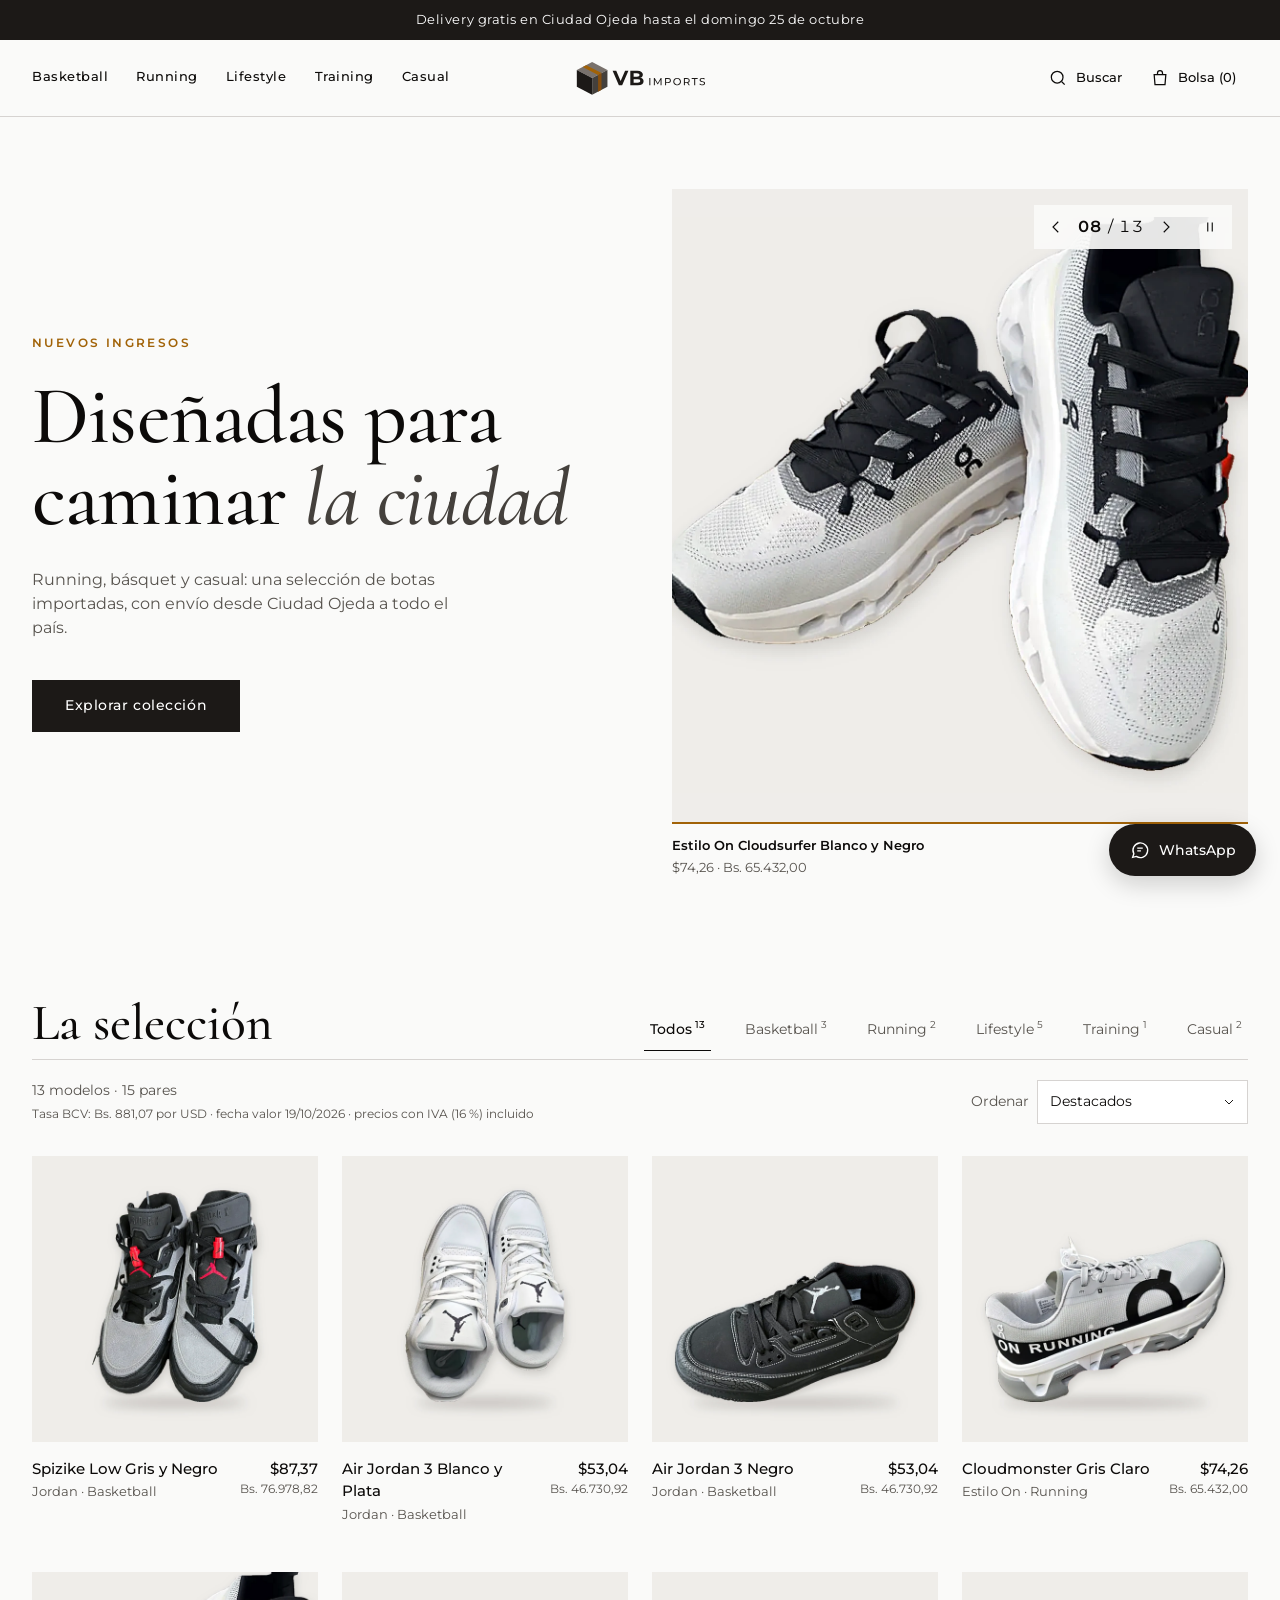
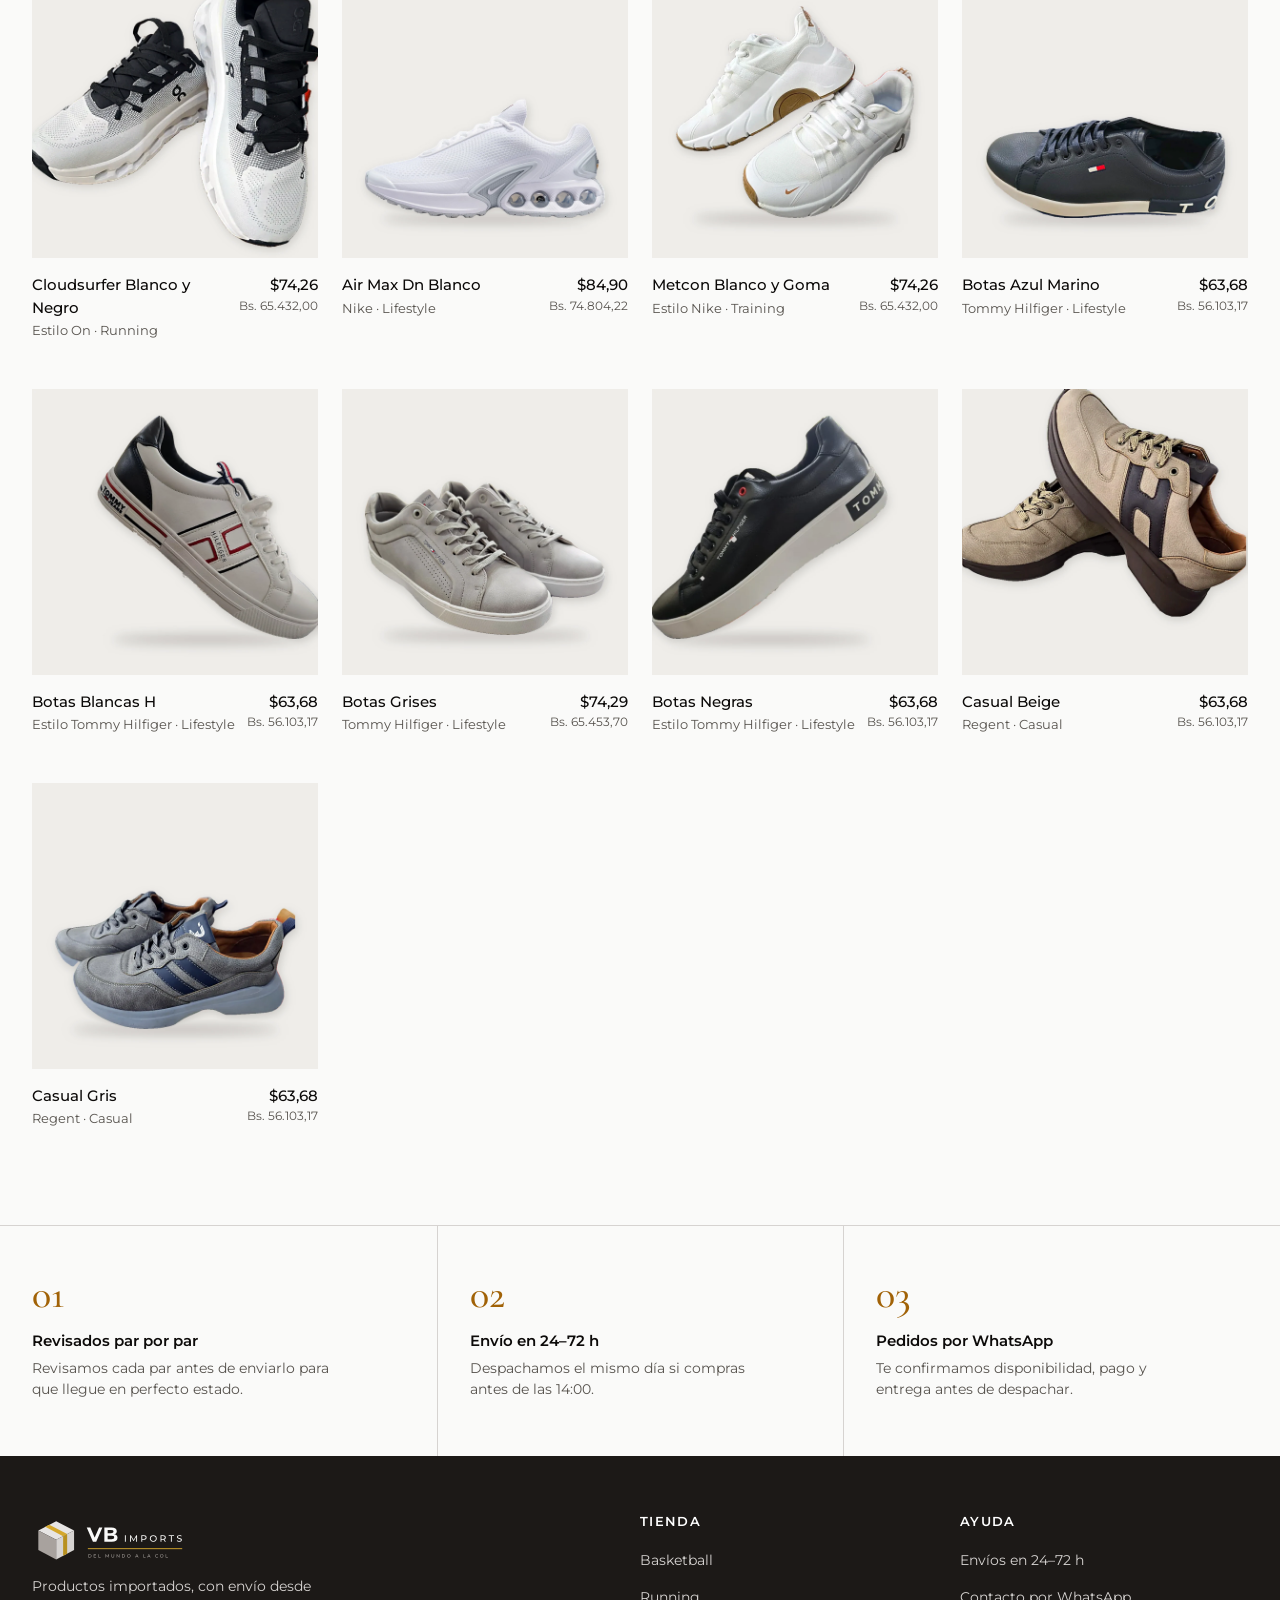
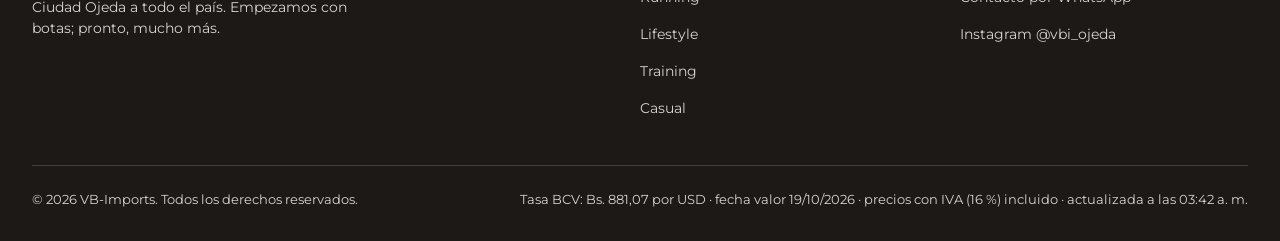
<file: index.html>
<!doctype html>
<html lang="es">
<head>
<meta charset="utf-8">
<meta name="viewport" content="width=device-width, initial-scale=1">
<title>VB-Imports — Productos importados en Ciudad Ojeda</title>
<meta name="description" content="VB-Imports: productos importados en Ciudad Ojeda, Zulia. Botas y más, con envío a todo el país.">
<link rel="preconnect" href="https://fonts.googleapis.com">
<link rel="preconnect" href="https://fonts.gstatic.com" crossorigin>
<link href="https://fonts.googleapis.com/css2?family=Cormorant:ital,wght@0,500;0,600;1,500&family=Montserrat:wght@400;500;600&display=swap" rel="stylesheet">
<link rel="stylesheet" href="css/estilos.css">
<link rel="icon" href="img/marca/favicon.ico" sizes="any">
<link rel="icon" href="img/marca/favicon.svg" type="image/svg+xml">
<link rel="apple-touch-icon" href="img/marca/apple-touch-icon.png">
<meta name="theme-color" content="#FAFAF9">
<meta property="og:type" content="website">
<meta property="og:site_name" content="VB-Imports">
<meta property="og:title" content="VB-Imports — Productos importados en Ciudad Ojeda">
<meta property="og:description" content="Productos importados, con envío desde Ciudad Ojeda a todo el país.">
<meta property="og:image" content="https://itunesx3.github.io/vb-imports/img/marca/vb-imports-compartir.png">
<meta property="og:image:width" content="1200">
<meta property="og:image:height" content="630">
</head>
<body>
<a class="saltar" href="#app">Saltar al contenido</a>
<div class="aviso" id="aviso"></div>

<header class="cabecera">
  <div class="wrap nav">
    <div class="nav-izq">
      <button class="icono-btn menu-btn" data-abrir="menu" aria-controls="menu" aria-expanded="false" aria-label="Abrir menú">
        <svg viewBox="0 0 24 24" fill="none" stroke="currentColor" stroke-width="1.5" aria-hidden="true"><path d="M4 7h16M4 12h16M4 17h16"/></svg>
      </button>
      <nav class="links" id="links" aria-label="Categorías"></nav>
    </div>
    <a class="logo" href="#/" aria-label="VB-Imports, ir al inicio"><img src="img/marca/vb-imports-logo-simple.svg" alt="VB-Imports" width="350" height="100"></a>
    <div class="acciones">
      <button class="accion" id="btn-buscar" aria-controls="buscador" aria-expanded="false">
        <svg viewBox="0 0 24 24" fill="none" stroke="currentColor" stroke-width="1.5" aria-hidden="true"><circle cx="11" cy="11" r="7"/><path d="m20 20-3.5-3.5"/></svg><span class="texto">Buscar</span>
      </button>
      <button class="accion" id="btn-bolsa" data-abrir="bolsa" aria-controls="bolsa" aria-expanded="false">
        <svg viewBox="0 0 24 24" fill="none" stroke="currentColor" stroke-width="1.5" aria-hidden="true"><path d="M5 8h14l-1 12H6z"/><path d="M9 8V6a3 3 0 0 1 6 0v2"/></svg><span><span class="texto">Bolsa </span>(<span data-contador>0</span>)</span>
      </button>
    </div>
  </div>
  <div class="buscador" id="buscador" hidden>
    <div class="wrap">
      <svg viewBox="0 0 24 24" fill="none" stroke="currentColor" stroke-width="1.5" aria-hidden="true"><circle cx="11" cy="11" r="7"/><path d="m20 20-3.5-3.5"/></svg>
      <label class="sr" for="q">Buscar modelos</label>
      <input id="q" type="search" placeholder="Busca por modelo, categoría o color" autocomplete="off" enterkeyhint="search">
      <button class="icono-btn" id="cerrar-buscar" aria-label="Cerrar búsqueda">
        <svg viewBox="0 0 24 24" fill="none" stroke="currentColor" stroke-width="1.5" aria-hidden="true"><path d="M6 6l12 12M18 6 6 18"/></svg>
      </button>
    </div>
  </div>
</header>

<main id="app" tabindex="-1"></main>

<footer class="pie">
  <div class="wrap">
    <div class="pie-grid">
      <div><img class="logo-pie" src="img/marca/vb-imports-logo-blanco.svg" alt="VB-Imports" width="329" height="112"><p id="pie-descripcion"></p></div>
      <div><h3>Tienda</h3><ul id="pie-links"></ul></div>
      <div><h3>Ayuda</h3><ul><li>Envíos en 24–72 h</li><li><a id="pie-contacto" href="#/" target="_blank" rel="noopener">Contacto por WhatsApp</a></li><li id="pie-instagram" hidden><a href="#/" target="_blank" rel="noopener">Instagram</a></li></ul></div>
    </div>
    <div class="pie-final">
      <span>© <span id="anio"></span> <span data-nombre>VB-Imports</span>. Todos los derechos reservados.</span>
      <span data-tasa="larga"></span>
    </div>
  </div>
</footer>

<a class="wa-flotante" id="wa-flotante" href="#/" target="_blank" rel="noopener" aria-label="Escríbenos por WhatsApp">
  <svg viewBox="0 0 24 24" fill="none" stroke="currentColor" stroke-width="1.5" aria-hidden="true"><path d="M4 20l1.3-3.9A8 8 0 1 1 8 19z"/><path d="M9 10h6M9 13h4"/></svg><span>WhatsApp</span>
</a>

<div class="velo" id="velo" data-cerrar hidden></div>

<aside class="panel derecha" id="bolsa" role="dialog" aria-modal="true" aria-labelledby="bolsa-titulo" hidden>
  <div class="panel-cab">
    <h2 id="bolsa-titulo" tabindex="-1">Tu bolsa</h2>
    <button class="icono-btn" data-cerrar data-foco aria-label="Cerrar bolsa"><svg viewBox="0 0 24 24" fill="none" stroke="currentColor" stroke-width="1.5" aria-hidden="true"><path d="M6 6l12 12M18 6 6 18"/></svg></button>
  </div>
  <div class="panel-cuerpo" id="bolsa-cuerpo"></div>
  <div class="panel-pie" id="bolsa-pie" hidden>
    <div class="totales">
      <div><span>Subtotal</span><span id="bolsa-subtotal"></span></div>
      <div class="fila-bs"><span>En bolívares</span><span id="bolsa-subtotal-bs"></span></div>
      <div><span>Envío</span><span id="bolsa-envio"></span></div>
    </div>
    <p class="nota" data-tasa></p>
    <button class="btn ancho" id="pedir">
      <svg viewBox="0 0 24 24" fill="none" stroke="currentColor" stroke-width="1.5" aria-hidden="true"><path d="M4 20l1.3-3.9A8 8 0 1 1 8 19z"/></svg>Pedir por WhatsApp
    </button>
    <p class="nota">Te responderemos por WhatsApp para confirmar tallas, pago y entrega.</p>
  </div>
</aside>

<aside class="panel izquierda" id="menu" role="dialog" aria-modal="true" aria-label="Menú" hidden>
  <div class="panel-cab">
    <img class="logo-menu" src="img/marca/vb-imports-logo-simple.svg" alt="VB-Imports" width="350" height="100">
    <button class="icono-btn" data-cerrar data-foco aria-label="Cerrar menú"><svg viewBox="0 0 24 24" fill="none" stroke="currentColor" stroke-width="1.5" aria-hidden="true"><path d="M6 6l12 12M18 6 6 18"/></svg></button>
  </div>
  <div class="panel-cuerpo"><nav class="menu-links" id="menu-links" aria-label="Categorías"></nav></div>
</aside>

<script src="js/config.js"></script>
<script src="js/productos.js"></script>
<script src="js/sneaker.js"></script>
<script src="js/tasa.js"></script>
<script src="js/app.js"></script>
</body>
</html>
</file>
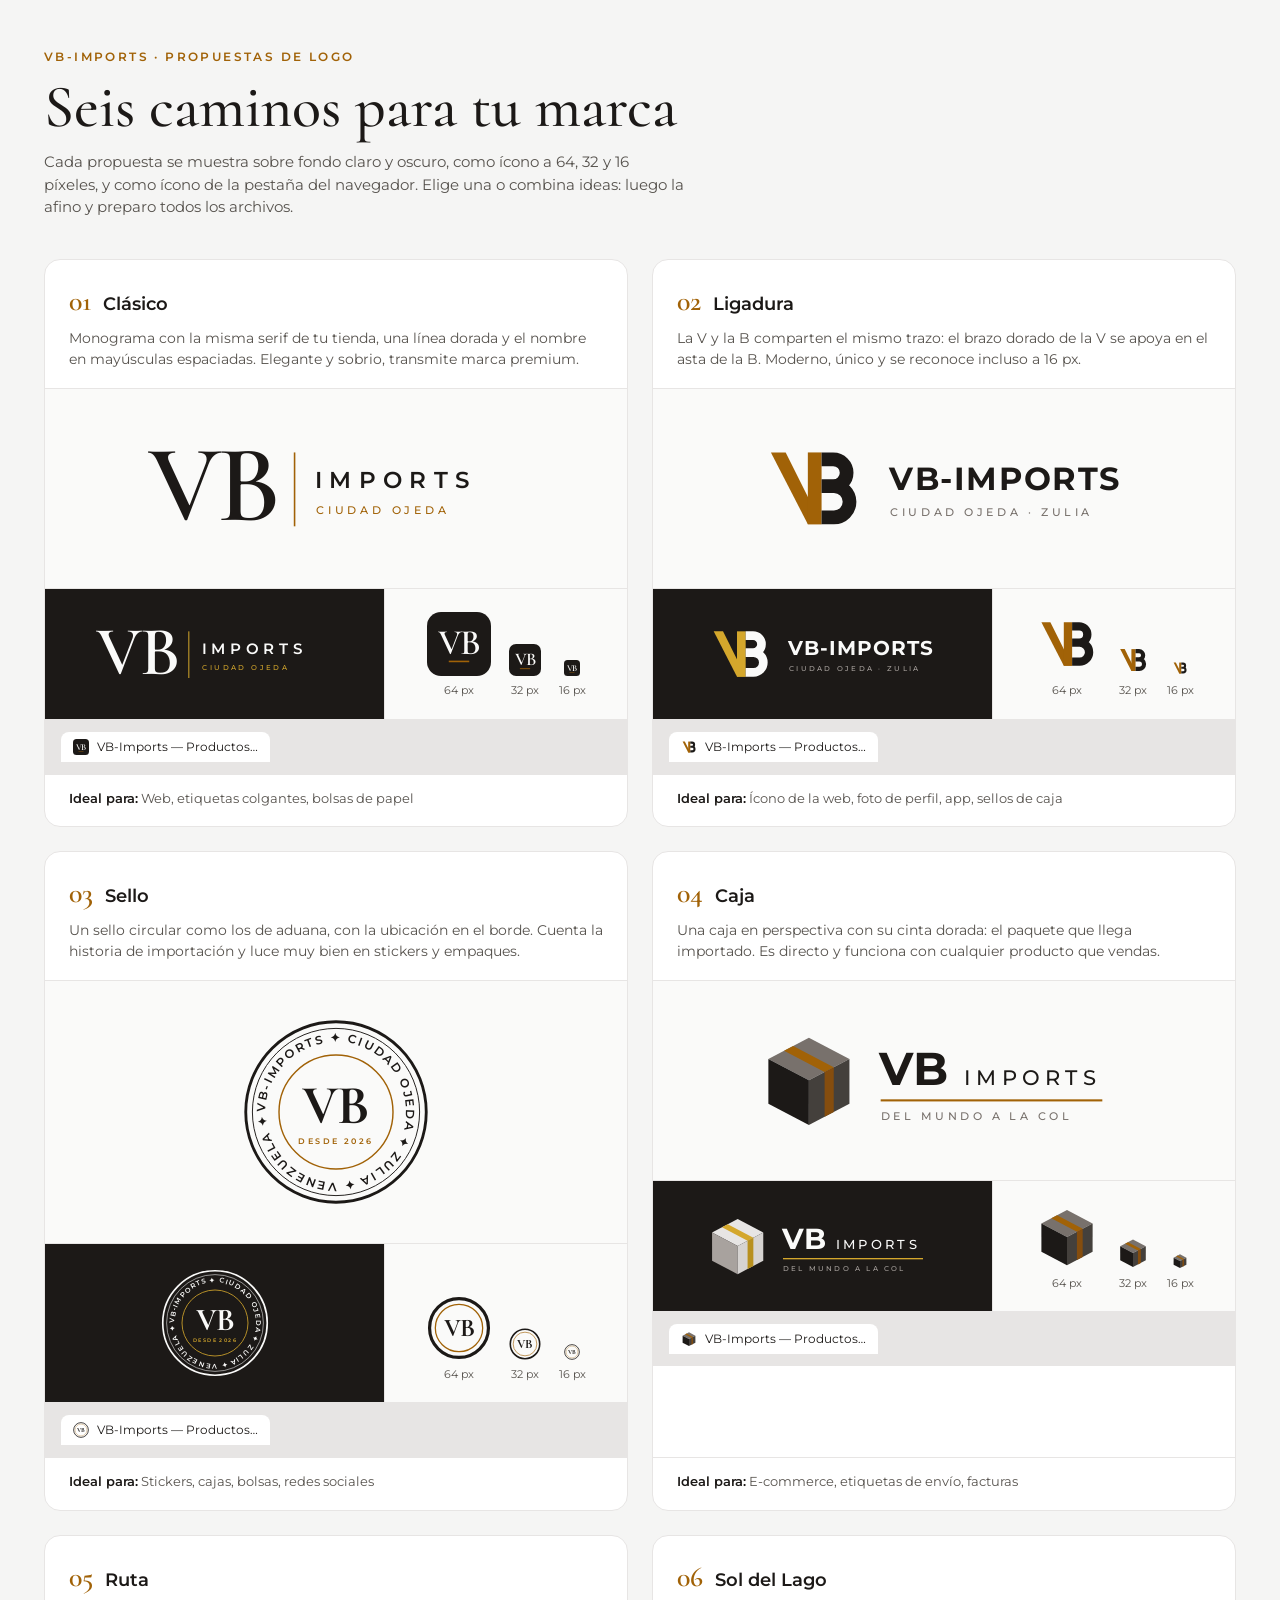
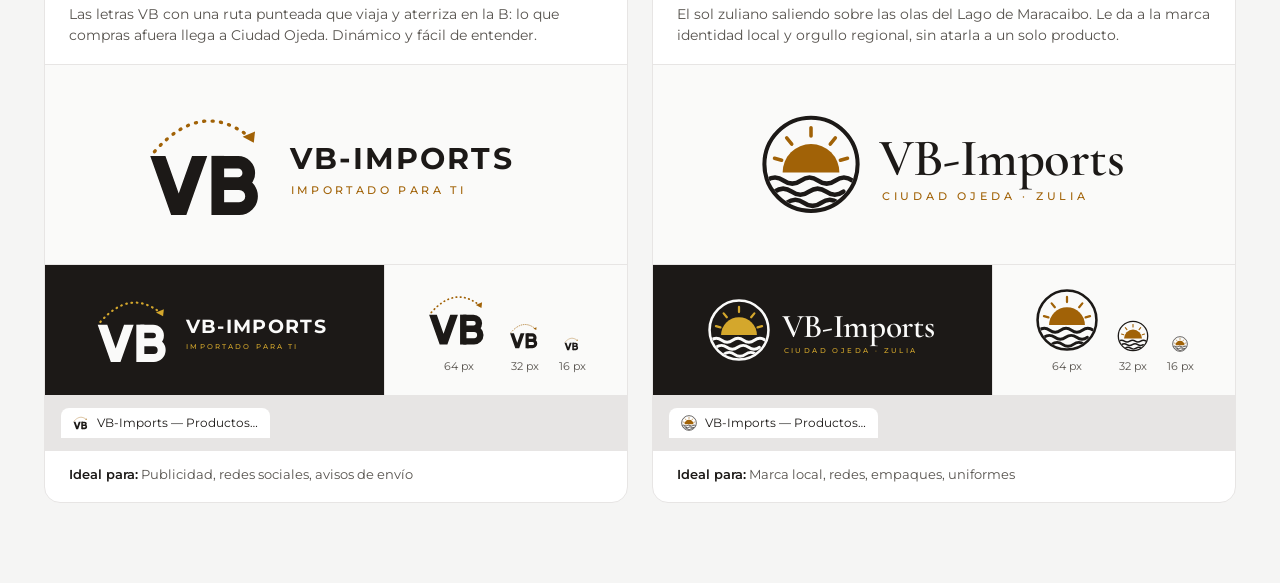
<file: logos/index.html>
<!doctype html>
<html lang="es">
<head>
<meta charset="utf-8">
<meta name="viewport" content="width=device-width, initial-scale=1">
<title>Logos VB-Imports</title>
<link rel="preconnect" href="https://fonts.googleapis.com">
<link rel="preconnect" href="https://fonts.gstatic.com" crossorigin>
<link href="https://fonts.googleapis.com/css2?family=Cormorant:wght@500;600;700&family=Montserrat:wght@400;500;600;700&display=swap" rel="stylesheet">
<style>
  :root { --fondo: #F5F5F4; --tarjeta: #FFFFFF; --tinta: #1C1917; --suave: #57534E; --borde: #E7E5E4; --oro: #A16207; --claro: #FAFAF9; --oscuro: #1C1917; }
  * { box-sizing: border-box; margin: 0; }
  body { background: var(--fondo); color: var(--tinta); font: 15px/1.5 Montserrat, system-ui, sans-serif; -webkit-font-smoothing: antialiased; }
  .wrap { max-width: 1240px; margin: 0 auto; padding: 48px 24px 80px; }
  header { margin-bottom: 40px; }
  .eyebrow { font-size: 12px; font-weight: 600; letter-spacing: .2em; text-transform: uppercase; color: var(--oro); }
  h1 { font-family: Cormorant, Georgia, serif; font-weight: 500; font-size: clamp(40px, 5vw, 60px); line-height: 1.05; margin: 10px 0 12px; }
  header p { color: var(--suave); max-width: 640px; }
  .grid { display: grid; grid-template-columns: repeat(2, minmax(0, 1fr)); gap: 24px; }
  .propuesta { background: var(--tarjeta); border: 1px solid var(--borde); border-radius: 16px; overflow: hidden; display: flex; flex-direction: column; }
  .cab { display: flex; align-items: baseline; gap: 12px; padding: 20px 24px 0; }
  .num { font-family: Cormorant, serif; font-size: 28px; font-weight: 600; color: var(--oro); }
  .cab h2 { font-size: 18px; font-weight: 600; }
  .idea { padding: 6px 24px 18px; color: var(--suave); font-size: 14px; }
  .lienzo { display: grid; place-items: center; padding: 36px 32px; background: var(--claro); border-top: 1px solid var(--borde); min-height: 200px; }
  .lienzo svg { width: 100%; max-width: 380px; height: auto; }
  .lienzo.sello svg { max-width: 190px; }
  .fila { display: grid; grid-template-columns: 1.4fr 1fr; border-top: 1px solid var(--borde); }
  .oscuro { background: var(--oscuro); display: grid; place-items: center; padding: 24px; min-height: 130px; }
  .oscuro svg { width: 100%; max-width: 240px; height: auto; }
  .oscuro.sello svg { max-width: 110px; }
  .tamanos { display: flex; align-items: end; justify-content: center; gap: 18px; padding: 20px 16px; background: var(--claro); border-left: 1px solid var(--borde); }
  .tamanos figure { display: grid; justify-items: center; gap: 6px; font-size: 11px; color: var(--suave); }
  .tamanos svg { display: block; }
  .usos { padding: 14px 24px 18px; font-size: 13px; color: var(--suave); border-top: 1px solid var(--borde); margin-top: auto; }
  .usos b { color: var(--tinta); font-weight: 600; }
  .pestana { display: flex; align-items: center; gap: 10px; padding: 12px 16px; background: #E7E5E4; border-top: 1px solid var(--borde); font-size: 12px; color: var(--suave); }
  .pestana .tab { display: inline-flex; align-items: center; gap: 8px; background: #fff; padding: 6px 12px; border-radius: 8px 8px 0 0; color: var(--tinta); }
  .pestana .tab svg { width: 16px; height: 16px; }
  @media (max-width: 900px) { .grid { grid-template-columns: 1fr; } }
  @media (max-width: 520px) {
    .wrap { padding: 32px 16px 64px; }
    .fila { grid-template-columns: 1fr; }
    .tamanos { border-left: 0; border-top: 1px solid var(--borde); }
  }
</style>
</head>
<body>
<div class="wrap">
  <header>
    <div class="eyebrow">VB-Imports · Propuestas de logo</div>
    <h1>Seis caminos para tu marca</h1>
    <p>Cada propuesta se muestra sobre fondo claro y oscuro, como ícono a 64, 32 y 16 píxeles, y como ícono de la pestaña del navegador. Elige una o combina ideas: luego la afino y preparo todos los archivos.</p>
  </header>
  <div class="grid" id="grid"></div>
</div>
<script src="logos.js"></script>
<script>
  const { TEMAS, PROPUESTAS } = window.LOGOS;
  document.getElementById("grid").innerHTML = PROPUESTAS.map((p, i) => {
    const sello = p.id === "sello" ? "sello" : "";
    const icono = (px) => p.icono(TEMAS.claro).replace("<svg ", `<svg width="${px}" height="${px}" `);
    return `<article class="propuesta">
      <div class="cab"><span class="num">0${i + 1}</span><h2>${p.nombre}</h2></div>
      <p class="idea">${p.idea}</p>
      <div class="lienzo ${sello}">${p.completo(TEMAS.claro)}</div>
      <div class="fila">
        <div class="oscuro ${sello}">${p.completo(TEMAS.oscuro)}</div>
        <div class="tamanos">
          <figure>${icono(64)}<figcaption>64 px</figcaption></figure>
          <figure>${icono(32)}<figcaption>32 px</figcaption></figure>
          <figure>${icono(16)}<figcaption>16 px</figcaption></figure>
        </div>
      </div>
      <div class="pestana"><span class="tab">${p.icono(TEMAS.claro)}VB-Imports — Productos…</span></div>
      <p class="usos"><b>Ideal para:</b> ${p.usos}</p>
    </article>`;
  }).join("");
</script>
</body>
</html>
</file>
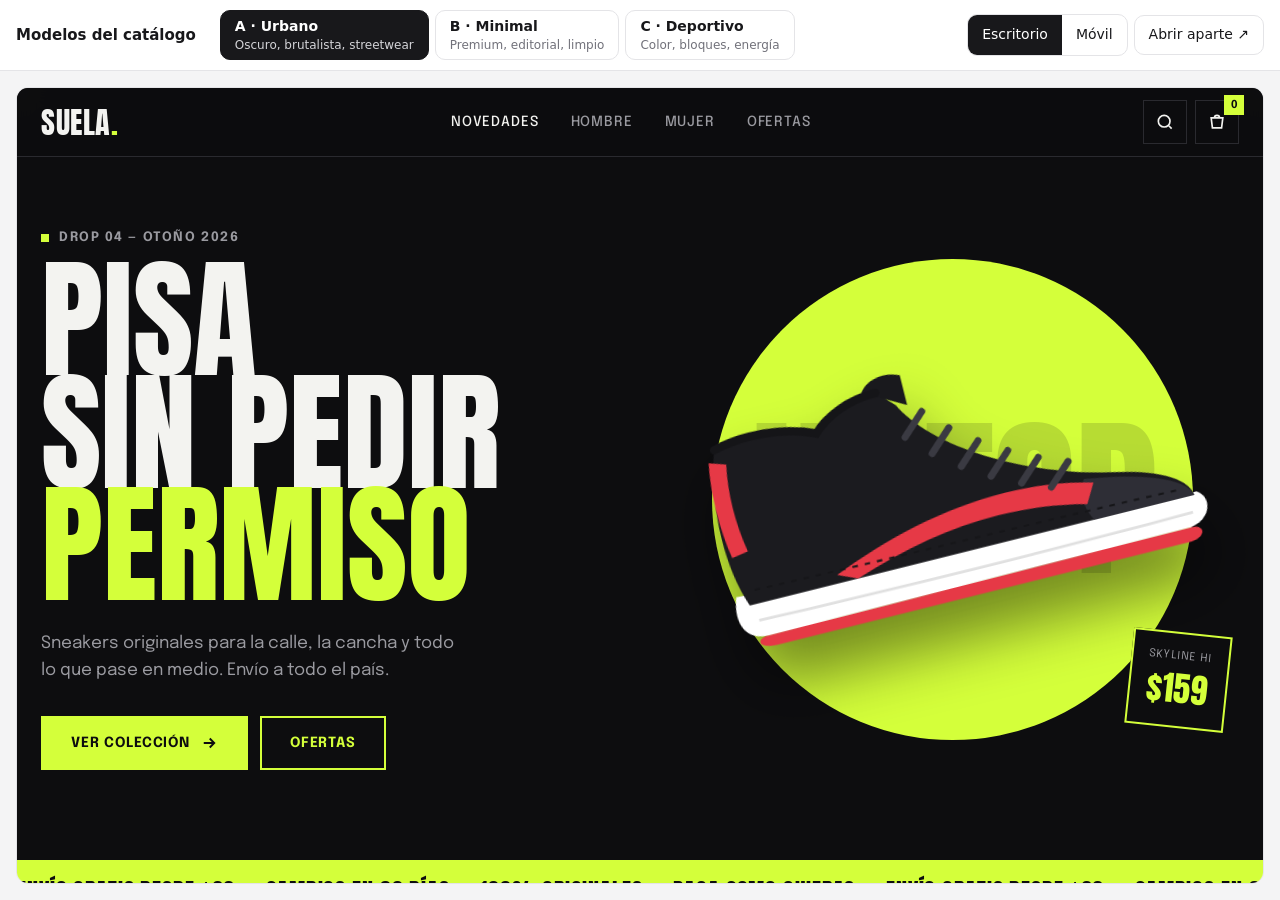
<file: modelos/index.html>
<!doctype html>
<html lang="es">
<head>
<meta charset="utf-8">
<meta name="viewport" content="width=device-width, initial-scale=1">
<title>Modelos del catálogo</title>
<style>
  :root { --bg: #f4f4f5; --barra: #ffffff; --texto: #18181b; --suave: #71717a; --borde: #e4e4e7; --activo: #18181b; }
  * { box-sizing: border-box; margin: 0; }
  html, body { height: 100%; }
  body { display: flex; flex-direction: column; background: var(--bg); color: var(--texto); font: 14px/1.4 system-ui, -apple-system, "Segoe UI", sans-serif; }
  button, a { font: inherit; color: inherit; }
  :focus-visible { outline: 2px solid #2563eb; outline-offset: 2px; }
  .barra { display: flex; align-items: center; gap: 16px; flex-wrap: wrap; padding: 10px 16px; background: var(--barra); border-bottom: 1px solid var(--borde); }
  .barra h1 { font-size: 15px; font-weight: 600; margin-right: 8px; }
  .modelos { display: flex; gap: 6px; flex-wrap: wrap; }
  .modelo { display: flex; flex-direction: column; align-items: flex-start; min-height: 44px; padding: 6px 14px; border: 1px solid var(--borde); border-radius: 10px; background: none; cursor: pointer; text-align: left; transition: border-color .15s, background .15s; }
  .modelo:hover { border-color: #a1a1aa; }
  .modelo b { font-weight: 600; }
  .modelo span { font-size: 12px; color: var(--suave); }
  .modelo.on { background: var(--activo); border-color: var(--activo); color: #fff; }
  .modelo.on span { color: #d4d4d8; }
  .derecha { margin-left: auto; display: flex; gap: 6px; align-items: center; }
  .seg { display: inline-flex; border: 1px solid var(--borde); border-radius: 10px; overflow: hidden; }
  .seg button { height: 40px; padding-inline: 14px; border: 0; background: none; cursor: pointer; }
  .seg button.on { background: var(--activo); color: #fff; }
  .abrir { height: 40px; display: inline-flex; align-items: center; padding-inline: 14px; border: 1px solid var(--borde); border-radius: 10px; text-decoration: none; }
  .escenario { flex: 1; display: flex; justify-content: center; padding: 16px; min-height: 0; }
  iframe { width: 100%; height: 100%; border: 1px solid var(--borde); border-radius: 12px; background: #fff; transition: width .25s ease; }
  .movil iframe { width: 390px; max-width: 100%; }
  @media (max-width: 700px) { .derecha { margin-left: 0; } .escenario { padding: 8px; } }
</style>
</head>
<body>
  <div class="barra">
    <h1>Modelos del catálogo</h1>
    <div class="modelos" id="modelos">
      <button class="modelo on" data-src="modelo-a-urbano.html"><b>A · Urbano</b><span>Oscuro, brutalista, streetwear</span></button>
      <button class="modelo" data-src="modelo-b-minimal.html"><b>B · Minimal</b><span>Premium, editorial, limpio</span></button>
      <button class="modelo" data-src="modelo-c-deportivo.html"><b>C · Deportivo</b><span>Color, bloques, energía</span></button>
    </div>
    <div class="derecha">
      <div class="seg" id="vista">
        <button class="on" data-v="escritorio">Escritorio</button>
        <button data-v="movil">Móvil</button>
      </div>
      <a class="abrir" id="abrir" href="modelo-a-urbano.html" target="_blank">Abrir aparte ↗</a>
    </div>
  </div>
  <div class="escenario" id="escenario"><iframe id="marco" src="modelo-a-urbano.html" title="Vista previa del modelo"></iframe></div>
<script>
  const marco = document.getElementById("marco");
  document.getElementById("modelos").addEventListener("click", e => {
    const b = e.target.closest(".modelo"); if (!b) return;
    document.querySelectorAll(".modelo").forEach(x => x.classList.toggle("on", x === b));
    marco.src = b.dataset.src;
    document.getElementById("abrir").href = b.dataset.src;
  });
  document.getElementById("vista").addEventListener("click", e => {
    const b = e.target.closest("button"); if (!b) return;
    document.querySelectorAll("#vista button").forEach(x => x.classList.toggle("on", x === b));
    document.getElementById("escenario").classList.toggle("movil", b.dataset.v === "movil");
  });
</script>
</body>
</html>
</file>
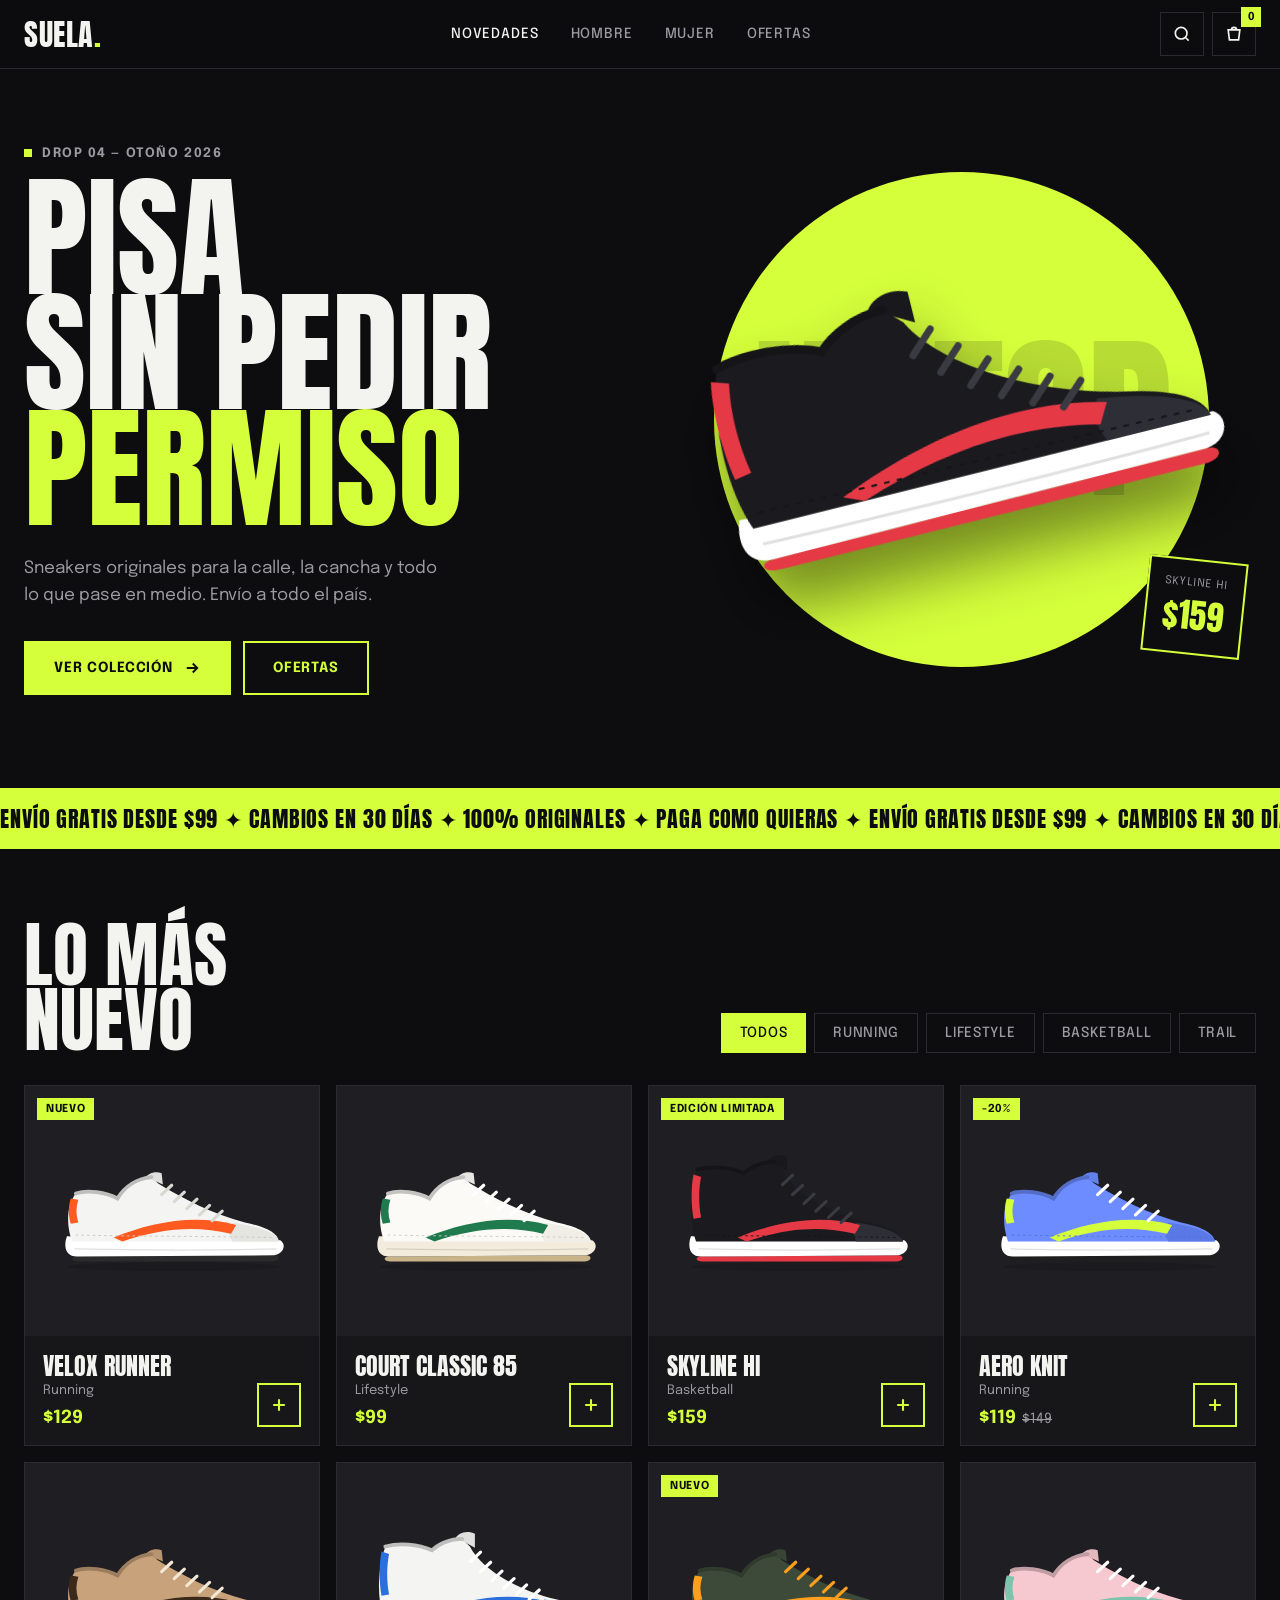
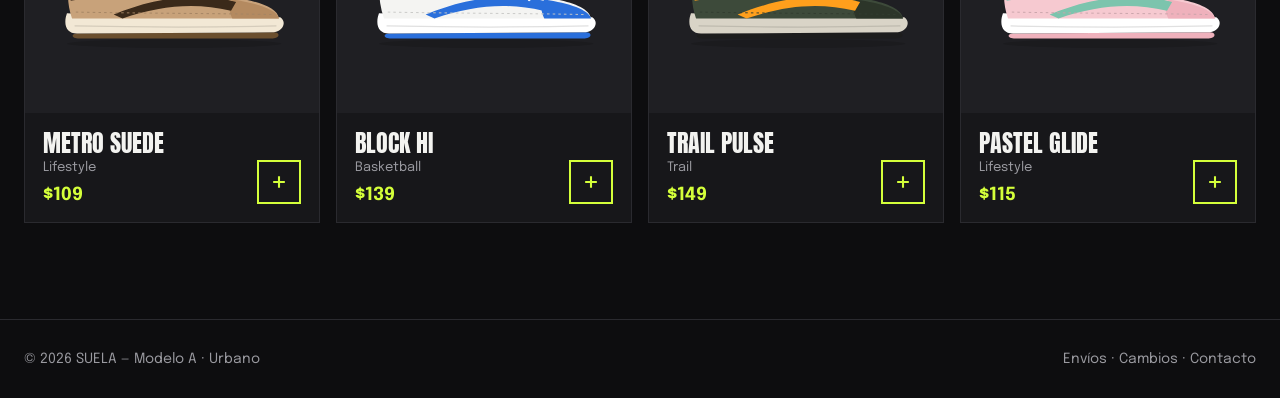
<file: modelos/modelo-a-urbano.html>
<!doctype html>
<html lang="es">
<head>
<meta charset="utf-8">
<meta name="viewport" content="width=device-width, initial-scale=1">
<title>Modelo A · Urbano</title>
<link rel="preconnect" href="https://fonts.googleapis.com">
<link rel="preconnect" href="https://fonts.gstatic.com" crossorigin>
<link href="https://fonts.googleapis.com/css2?family=Anton&family=Epilogue:wght@400;500;700&display=swap" rel="stylesheet">
<style>
  :root {
    --bg: #0d0d0f;
    --surface: #17171a;
    --surface-2: #1f1f23;
    --line: #2a2a2f;
    --text: #f3f3f0;
    --muted: #9a9aa0;
    --accent: #d4ff3a;
    --on-accent: #0d0d0f;
    --display: "Anton", Impact, sans-serif;
    --body: "Epilogue", system-ui, sans-serif;
  }
  * { box-sizing: border-box; margin: 0; }
  :focus-visible { outline: 3px solid var(--accent); outline-offset: 3px; }
  body { background: var(--bg); color: var(--text); font-family: var(--body); -webkit-font-smoothing: antialiased; }
  a { color: inherit; text-decoration: none; }
  button { font: inherit; cursor: pointer; }
  .wrap { max-width: 1280px; margin: 0 auto; padding: 0 24px; }

  /* Cabecera */
  header { position: sticky; top: 0; z-index: 10; background: rgba(13,13,15,.85); backdrop-filter: blur(12px); border-bottom: 1px solid var(--line); }
  .nav { display: flex; align-items: center; justify-content: space-between; height: 68px; }
  .logo { font-family: var(--display); font-size: 30px; letter-spacing: .02em; }
  .logo span { color: var(--accent); }
  .links { display: flex; gap: 32px; font-size: 14px; font-weight: 500; text-transform: uppercase; letter-spacing: .06em; }
  .links a { color: var(--muted); transition: color .2s; }
  .links a:hover, .links a.on { color: var(--text); }
  .acciones { display: flex; gap: 8px; }
  .icono { width: 44px; height: 44px; display: grid; place-items: center; border: 1px solid var(--line); background: none; color: var(--text); border-radius: 0; position: relative; transition: border-color .2s; }
  .icono:hover { border-color: var(--accent); }
  .icono svg { width: 20px; height: 20px; }
  .contador { position: absolute; top: -6px; right: -6px; min-width: 20px; height: 20px; padding: 0 5px; background: var(--accent); color: var(--on-accent); font-size: 11px; font-weight: 700; display: grid; place-items: center; }

  /* Hero */
  .hero { display: grid; grid-template-columns: 1.05fr 1fr; align-items: center; gap: 24px; padding-block: 56px 72px; min-height: 620px; }
  .drop { display: inline-flex; gap: 10px; align-items: center; font-size: 13px; font-weight: 700; letter-spacing: .12em; text-transform: uppercase; color: var(--muted); margin-bottom: 20px; }
  .drop::before { content: ""; width: 8px; height: 8px; background: var(--accent); }
  h1 { font-family: var(--display); font-weight: 400; font-size: clamp(64px, 10.5vw, 156px); line-height: .86; text-transform: uppercase; }
  h1 em { font-style: normal; color: var(--accent); }
  .hero p { color: var(--muted); max-width: 420px; margin: 28px 0 32px; line-height: 1.6; font-size: 17px; }
  .ctas { display: flex; gap: 12px; flex-wrap: wrap; }
  .btn { display: inline-flex; align-items: center; gap: 10px; height: 54px; padding: 0 28px; font-weight: 700; text-transform: uppercase; letter-spacing: .06em; font-size: 14px; border: 2px solid var(--accent); transition: transform .15s; }
  .btn:active { transform: translateY(1px); }
  .btn.primario { background: var(--accent); color: var(--on-accent); }
  .btn.secundario { color: var(--accent); background: none; }
  .btn svg { width: 18px; height: 18px; }
  .escena { position: relative; aspect-ratio: 1; display: grid; place-items: center; }
  .escena .disco { position: absolute; inset: 8%; border-radius: 50%; background: var(--accent); }
  .escena .texto-fondo { position: absolute; font-family: var(--display); font-size: clamp(90px, 14vw, 210px); color: var(--bg); opacity: .14; line-height: 1; letter-spacing: -.01em; }
  .escena .zapa { position: relative; width: 100%; transform: rotate(-14deg) translateY(-4%); filter: drop-shadow(0 40px 30px rgba(0,0,0,.45)); animation: flotar 5s ease-in-out infinite; }
  .escena .zapa svg { width: 100%; height: auto; }
  .sticker { position: absolute; right: 2%; bottom: 10%; background: var(--bg); color: var(--text); border: 2px solid var(--accent); padding: 12px 16px; transform: rotate(6deg); }
  .sticker b { display: block; font-family: var(--display); font-size: 34px; color: var(--accent); font-weight: 400; }
  .sticker small { font-size: 11px; letter-spacing: .1em; text-transform: uppercase; color: var(--muted); }
  @keyframes flotar { 50% { transform: rotate(-14deg) translateY(-8%); } }

  /* Cinta */
  .cinta { background: var(--accent); color: var(--on-accent); overflow: hidden; white-space: nowrap; border-block: 2px solid var(--bg); }
  .cinta div { display: inline-block; padding: 14px 0; font-family: var(--display); font-size: 22px; letter-spacing: .04em; animation: correr 26s linear infinite; }
  @keyframes correr { to { transform: translateX(-50%); } }

  /* Catálogo */
  .seccion { padding-block: 72px 96px; scroll-margin-top: 68px; }
  .seccion-cab { display: flex; justify-content: space-between; align-items: end; gap: 24px; flex-wrap: wrap; margin-bottom: 32px; }
  h2 { font-family: var(--display); font-weight: 400; font-size: clamp(40px, 6vw, 72px); line-height: .9; text-transform: uppercase; }
  .chips { display: flex; gap: 8px; flex-wrap: wrap; }
  .chip { height: 40px; padding: 0 18px; background: none; border: 1px solid var(--line); color: var(--muted); font-weight: 500; font-size: 14px; text-transform: uppercase; letter-spacing: .05em; transition: all .2s; }
  .chip:hover { color: var(--text); border-color: var(--muted); }
  .chip.on { background: var(--accent); border-color: var(--accent); color: var(--on-accent); }
  .grid { display: grid; grid-template-columns: repeat(4, 1fr); gap: 16px; }
  .card { background: var(--surface); border: 1px solid var(--line); display: flex; flex-direction: column; transition: border-color .25s; }
  .card:hover { border-color: var(--accent); }
  .card .foto { position: relative; aspect-ratio: 4/3.4; background: var(--surface-2); display: grid; place-items: center; overflow: hidden; }
  .card .foto svg { width: 88%; height: auto; transition: transform .4s cubic-bezier(.2,.8,.2,1); }
  .card:hover .foto svg { transform: rotate(-8deg) scale(1.06) translateY(-4%); }
  .tag { position: absolute; top: 12px; left: 12px; background: var(--accent); color: var(--on-accent); font-size: 11px; font-weight: 700; padding: 5px 9px; text-transform: uppercase; letter-spacing: .06em; }
  .card .info { padding: 18px; display: flex; justify-content: space-between; align-items: end; gap: 12px; flex: 1; }
  .card h3 { font-family: var(--display); font-weight: 400; font-size: 24px; text-transform: uppercase; line-height: 1; }
  .card .cat { color: var(--muted); font-size: 13px; margin-top: 6px; }
  .precio { font-weight: 700; font-size: 18px; color: var(--accent); margin-top: 12px; }
  .precio s { color: var(--muted); font-weight: 400; font-size: 14px; margin-left: 6px; }
  .mas { width: 44px; height: 44px; flex: none; display: grid; place-items: center; background: none; border: 2px solid var(--accent); color: var(--accent); transition: all .2s; }
  .mas:hover { background: var(--accent); color: var(--on-accent); }
  .mas.ok { background: var(--accent); color: var(--on-accent); }
  /* Entrada escalonada (Stagger List, recomendación de la skill) */
  .card { animation: entrar .4s cubic-bezier(.34,1.56,.64,1) backwards; animation-delay: calc(var(--i) * 60ms); }
  @keyframes entrar { from { opacity: 0; transform: translateY(16px) scale(.94); } }
  .mas svg { width: 20px; height: 20px; }

  footer { border-top: 1px solid var(--line); padding: 32px 0; color: var(--muted); font-size: 14px; }
  footer .wrap { display: flex; justify-content: space-between; gap: 16px; flex-wrap: wrap; }

  @media (max-width: 1000px) {
    .grid { grid-template-columns: repeat(2, 1fr); }
    .links { display: none; }
  }
  @media (max-width: 760px) {
    .wrap { padding: 0 16px; }
    .hero { grid-template-columns: 1fr; padding-block: 32px 48px; min-height: 0; }
    .escena { order: -1; max-width: 420px; margin: 0 auto; width: 100%; }
    .grid { gap: 10px; }
    .card .info { flex-direction: column; align-items: stretch; padding: 14px; }
    .card h3 { font-size: 19px; }
    .mas { width: 100%; height: 40px; }
  }
  @media (prefers-reduced-motion: reduce) { * { animation: none !important; transition: none !important; } }
</style>
</head>
<body>
<header>
  <div class="wrap nav">
    <a class="logo" href="#">SUELA<span>.</span></a>
    <nav class="links">
      <a class="on" href="#">Novedades</a><a href="#">Hombre</a><a href="#">Mujer</a><a href="#">Ofertas</a>
    </nav>
    <div class="acciones">
      <button class="icono" aria-label="Buscar"><svg viewBox="0 0 24 24" fill="none" stroke="currentColor" stroke-width="2"><circle cx="11" cy="11" r="7"/><path d="m20 20-3.5-3.5"/></svg></button>
      <button class="icono" aria-label="Carrito"><svg viewBox="0 0 24 24" fill="none" stroke="currentColor" stroke-width="2"><path d="M5 7h14l-1.5 12h-11z"/><path d="M9 7a3 3 0 0 1 6 0"/></svg><span class="contador" id="contador" aria-live="polite">0</span></button>
    </div>
  </div>
</header>

<main>
  <section class="wrap hero">
    <div>
      <div class="drop">Drop 04 — Otoño 2026</div>
      <h1>Pisa<br>sin pedir<br><em>permiso</em></h1>
      <p>Sneakers originales para la calle, la cancha y todo lo que pase en medio. Envío a todo el país.</p>
      <div class="ctas">
        <a class="btn primario" href="#catalogo">Ver colección <svg viewBox="0 0 24 24" fill="none" stroke="currentColor" stroke-width="2.5"><path d="M5 12h14M13 6l6 6-6 6"/></svg></a>
        <a class="btn secundario" href="#catalogo">Ofertas</a>
      </div>
    </div>
    <div class="escena">
      <div class="disco"></div>
      <div class="texto-fondo">HI-TOP</div>
      <div class="zapa" id="zapa-hero"></div>
      <div class="sticker"><small>Skyline Hi</small><b>$159</b></div>
    </div>
  </section>

  <div class="cinta" aria-hidden="true"><div id="cinta"></div></div>

  <section class="wrap seccion" id="catalogo">
    <div class="seccion-cab">
      <h2>Lo más<br>nuevo</h2>
      <div class="chips" id="chips"></div>
    </div>
    <div class="grid" id="grid"></div>
  </section>
</main>

<footer><div class="wrap"><span>© 2026 SUELA — Modelo A · Urbano</span><span>Envíos · Cambios · Contacto</span></div></footer>

<script src="compartido/sneaker.js"></script>
<script src="compartido/datos.js"></script>
<script>
  const mensaje = "ENVÍO GRATIS DESDE $99 ✦ CAMBIOS EN 30 DÍAS ✦ 100% ORIGINALES ✦ PAGA COMO QUIERAS ✦ ";
  document.getElementById("cinta").textContent = mensaje.repeat(6);
  document.getElementById("zapa-hero").innerHTML = sneakerSVG(PRODUCTOS.find(p => p.id === "skyline-hi"), { sombra: false });

  let filtro = "Todos", carrito = 0;
  const chips = document.getElementById("chips");
  const grid = document.getElementById("grid");

  function pintar() {
    chips.innerHTML = CATEGORIAS.map(c => `<button class="chip ${c === filtro ? "on" : ""}" data-c="${c}" aria-pressed="${c === filtro}">${c}</button>`).join("");
    grid.innerHTML = PRODUCTOS.filter(p => filtro === "Todos" || p.categoria === filtro).map((p, i) => `
      <article class="card" style="--i:${i}">
        <div class="foto">${p.etiqueta ? `<span class="tag">${p.etiqueta}</span>` : ""}${sneakerSVG(p)}</div>
        <div class="info">
          <div>
            <h3>${p.nombre}</h3>
            <div class="cat">${p.categoria}</div>
            <div class="precio">${formatoPrecio(p.precio)}${p.precioAntes ? `<s>${formatoPrecio(p.precioAntes)}</s>` : ""}</div>
          </div>
          <button class="mas" aria-label="Agregar ${p.nombre} al carrito"><svg viewBox="0 0 24 24" fill="none" stroke="currentColor" stroke-width="2.5"><path d="M12 5v14M5 12h14"/></svg></button>
        </div>
      </article>`).join("");
  }
  chips.addEventListener("click", e => { const b = e.target.closest(".chip"); if (b) { filtro = b.dataset.c; pintar(); } });
  const MAS = '<svg viewBox="0 0 24 24" fill="none" stroke="currentColor" stroke-width="2.5"><path d="M12 5v14M5 12h14"/></svg>';
  const OK = '<svg viewBox="0 0 24 24" fill="none" stroke="currentColor" stroke-width="2.5"><path d="m5 12 5 5 9-10"/></svg>';
  grid.addEventListener("click", e => {
    const b = e.target.closest(".mas");
    if (!b) return;
    document.getElementById("contador").textContent = ++carrito;
    b.classList.add("ok"); b.innerHTML = OK;
    setTimeout(() => { b.classList.remove("ok"); b.innerHTML = MAS; }, 1200);
  });
  pintar();
</script>
</body>
</html>
</file>
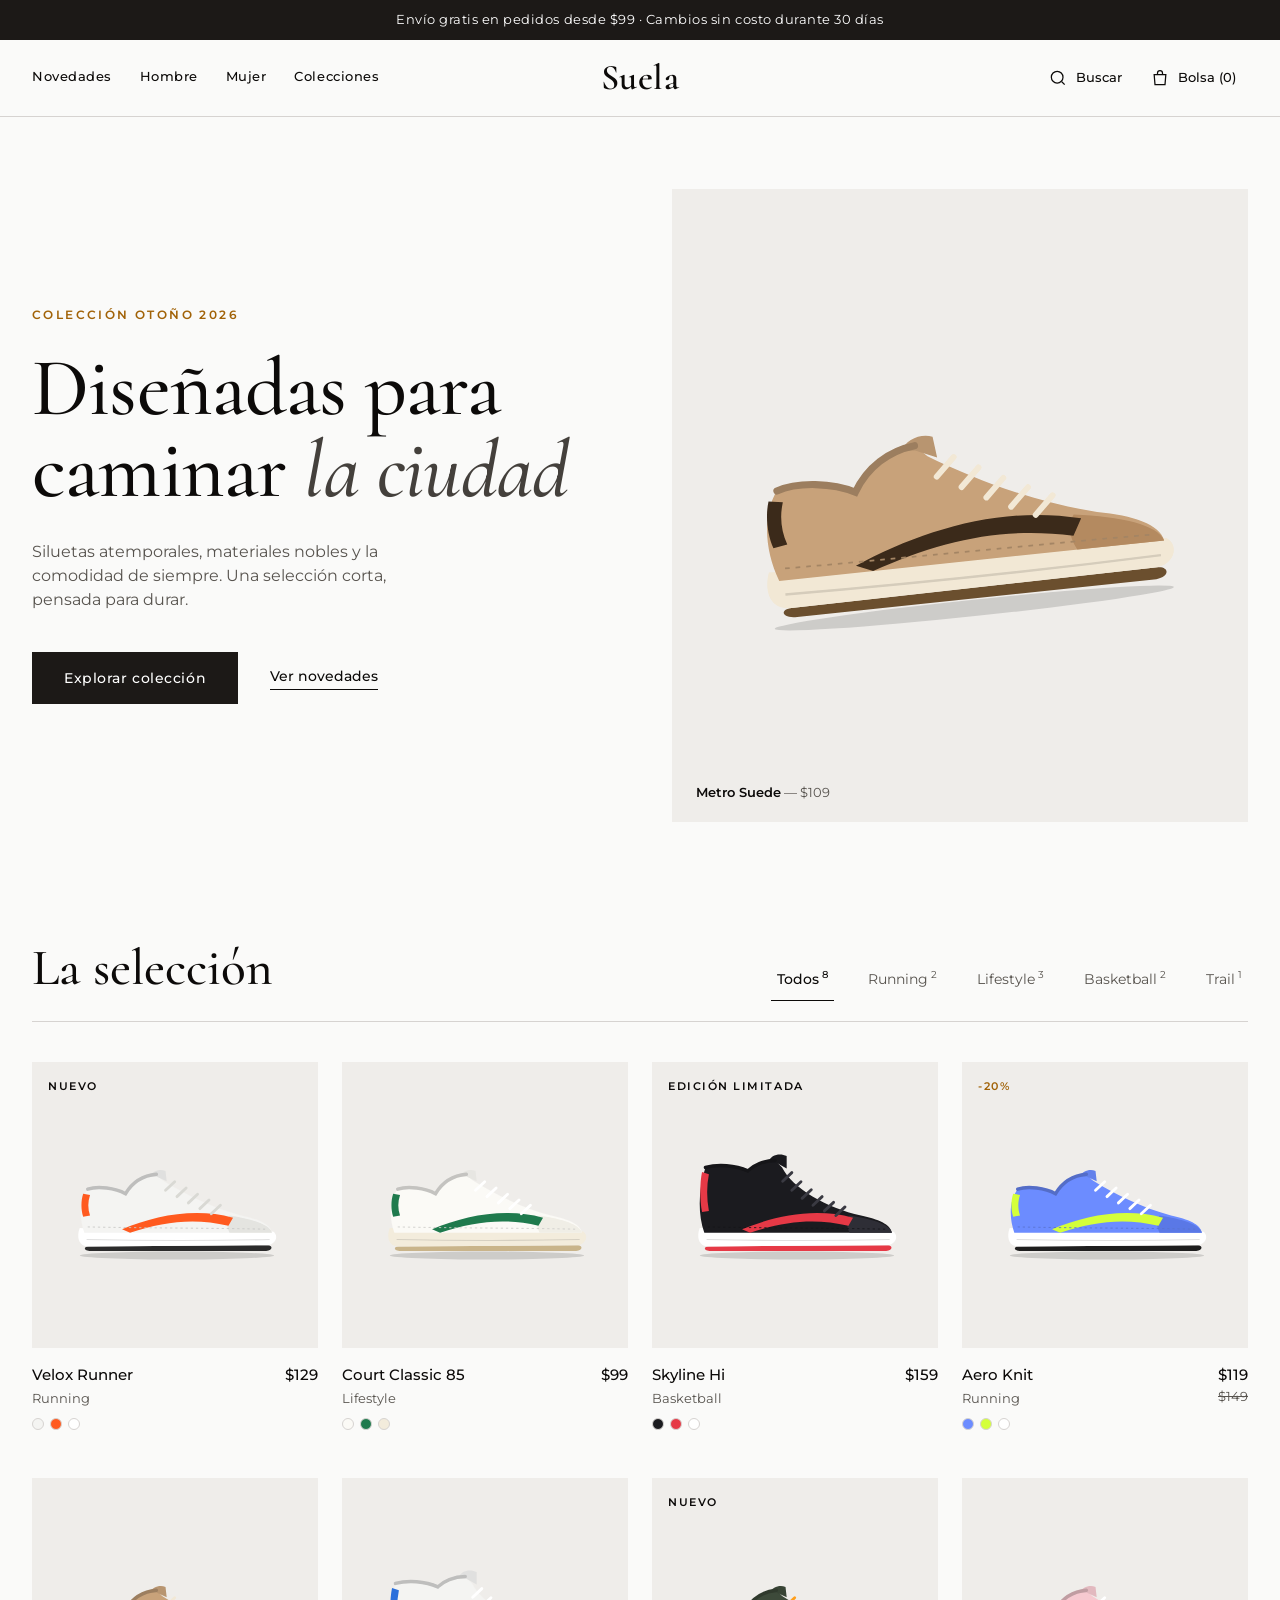
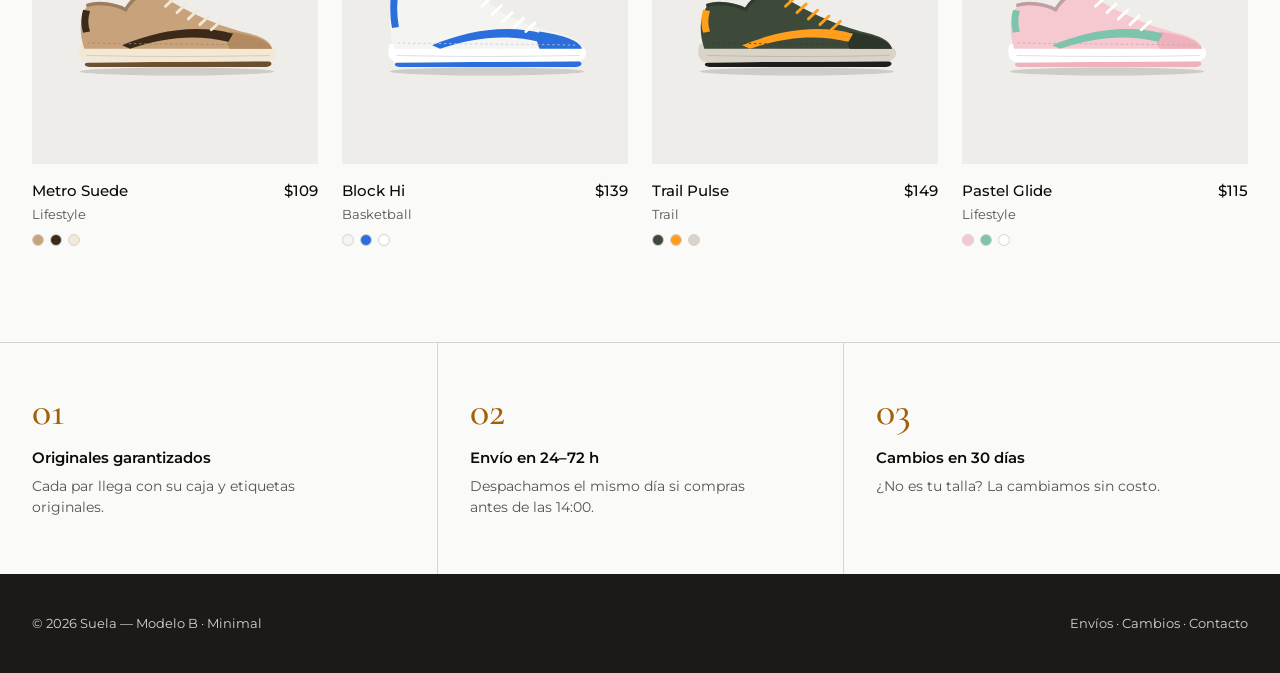
<file: modelos/modelo-b-minimal.html>
<!doctype html>
<html lang="es" class="no-js">
<head>
<meta charset="utf-8">
<meta name="viewport" content="width=device-width, initial-scale=1">
<title>Modelo B · Minimal</title>
<link rel="preconnect" href="https://fonts.googleapis.com">
<link rel="preconnect" href="https://fonts.gstatic.com" crossorigin>
<link href="https://fonts.googleapis.com/css2?family=Cormorant:ital,wght@0,500;0,600;1,500&family=Montserrat:wght@400;500;600&display=swap" rel="stylesheet">
<style>
  /* Tokens de la skill UI/UX Pro Max: "Minimalism & Swiss Style", paleta "Premium dark + gold accent" */
  :root {
    --color-primary: #1C1917;
    --color-on-primary: #FFFFFF;
    --color-secondary: #44403C;
    --color-accent: #A16207;
    --color-background: #FAFAF9;
    --color-foreground: #0C0A09;
    --color-card: #FFFFFF;
    --color-muted: #EFEDEA;
    --color-muted-foreground: #57534E;
    --color-border: #D6D3D1;
    --display: "Cormorant", Georgia, serif;
    --body: "Montserrat", system-ui, sans-serif;
    --ease: cubic-bezier(.25,.46,.45,.94);
  }
  * { box-sizing: border-box; margin: 0; }
  body { background: var(--color-background); color: var(--color-foreground); font-family: var(--body); font-size: 16px; line-height: 1.5; -webkit-font-smoothing: antialiased; }
  a { color: inherit; text-decoration: none; }
  button { font: inherit; cursor: pointer; color: inherit; }
  :focus-visible { outline: 2px solid var(--color-accent); outline-offset: 3px; }
  .wrap { max-width: 1320px; margin: 0 auto; padding-inline: 32px; }

  .aviso { background: var(--color-primary); color: var(--color-on-primary); text-align: center; font-size: 13px; letter-spacing: .04em; padding: 10px 16px; }

  header { position: sticky; top: 0; z-index: 10; background: rgba(250,250,249,.92); backdrop-filter: blur(10px); border-bottom: 1px solid var(--color-border); }
  .nav { display: grid; grid-template-columns: 1fr auto 1fr; align-items: center; height: 76px; }
  .links { display: flex; gap: 28px; font-size: 13px; font-weight: 500; letter-spacing: .04em; }
  .links a { padding-block: 6px; border-bottom: 1px solid transparent; transition: border-color .2s var(--ease); }
  .links a:hover { border-color: var(--color-foreground); }
  .logo { font-family: var(--display); font-size: 36px; font-weight: 600; letter-spacing: .01em; }
  .acciones { display: flex; justify-content: flex-end; gap: 4px; }
  .accion { display: inline-flex; align-items: center; gap: 8px; height: 44px; padding-inline: 12px; background: none; border: 0; font-size: 13px; font-weight: 500; }
  .accion svg { width: 20px; height: 20px; }

  .hero { display: grid; grid-template-columns: 1fr 1fr; gap: 64px; align-items: center; padding-block: 72px 96px; }
  .eyebrow { font-size: 12px; font-weight: 600; letter-spacing: .2em; text-transform: uppercase; color: var(--color-accent); margin-bottom: 24px; }
  h1 { font-family: var(--display); font-weight: 500; font-size: clamp(48px, 6.4vw, 96px); line-height: 1; letter-spacing: -.01em; }
  h1 em { font-style: italic; color: var(--color-secondary); }
  .hero p { color: var(--color-muted-foreground); max-width: 420px; margin: 28px 0 40px; }
  .ctas { display: flex; align-items: center; gap: 32px; flex-wrap: wrap; }
  .btn { display: inline-flex; align-items: center; height: 52px; padding-inline: 32px; background: var(--color-primary); color: var(--color-on-primary); font-size: 14px; font-weight: 500; letter-spacing: .04em; border: 0; transition: background .2s var(--ease); }
  .btn:hover { background: var(--color-secondary); }
  .link { font-size: 14px; font-weight: 500; border-bottom: 1px solid currentColor; padding-bottom: 2px; }
  .escaparate { position: relative; aspect-ratio: 4/4.4; background: var(--color-muted); display: grid; place-items: center; }
  .escaparate svg { width: 84%; height: auto; transform: rotate(-6deg); }
  .escaparate figcaption { position: absolute; left: 24px; bottom: 20px; font-size: 13px; color: var(--color-muted-foreground); }
  .escaparate figcaption b { color: var(--color-foreground); font-weight: 600; }

  .seccion { padding-block: 24px 96px; scroll-margin-top: 76px; }
  .seccion-cab { display: flex; justify-content: space-between; align-items: baseline; gap: 24px; flex-wrap: wrap; padding-bottom: 20px; border-bottom: 1px solid var(--color-border); margin-bottom: 40px; }
  h2 { font-family: var(--display); font-weight: 500; font-size: clamp(36px, 4vw, 52px); line-height: 1.05; }
  .tabs { display: flex; gap: 28px; flex-wrap: wrap; }
  .tab { background: none; border: 0; border-bottom: 1px solid transparent; height: 44px; font-size: 14px; color: var(--color-muted-foreground); transition: color .2s var(--ease), border-color .2s var(--ease); }
  .tab:hover { color: var(--color-foreground); }
  .tab.on { color: var(--color-foreground); border-color: var(--color-foreground); font-weight: 500; }
  .tab sup { font-size: 10px; margin-left: 3px; }

  .grid { display: grid; grid-template-columns: repeat(4, 1fr); gap: 48px 24px; }
  .producto .foto { position: relative; aspect-ratio: 1; background: var(--color-muted); display: grid; place-items: center; overflow: hidden; }
  .producto .foto svg { width: 82%; height: auto; transition: transform .25s var(--ease); }
  .producto:hover .foto svg { transform: scale(1.04); }
  .etiqueta { position: absolute; top: 16px; left: 16px; font-size: 11px; font-weight: 600; letter-spacing: .14em; text-transform: uppercase; }
  .etiqueta.oferta { color: var(--color-accent); }
  .agregar { position: absolute; left: 12px; right: 12px; bottom: 12px; height: 48px; background: var(--color-card); border: 1px solid var(--color-border); font-size: 13px; font-weight: 500; letter-spacing: .04em; opacity: 0; transform: translateY(8px); transition: opacity .2s var(--ease), transform .2s var(--ease), background .2s var(--ease), color .2s var(--ease); }
  .producto:hover .agregar, .agregar:focus-visible { opacity: 1; transform: none; }
  .agregar:hover, .agregar.ok { background: var(--color-primary); color: var(--color-on-primary); border-color: var(--color-primary); }
  @media (hover: none) { .agregar { opacity: 1; transform: none; } }
  .producto .info { display: flex; justify-content: space-between; gap: 12px; margin-top: 16px; }
  .producto h3 { font-size: 15px; font-weight: 500; }
  .producto .cat { font-size: 13px; color: var(--color-muted-foreground); margin-top: 2px; }
  .precio { font-size: 15px; font-weight: 500; white-space: nowrap; text-align: right; }
  .precio s { display: block; font-size: 13px; color: var(--color-muted-foreground); font-weight: 400; }
  .colores { display: flex; gap: 6px; margin-top: 10px; }
  .colores i { width: 12px; height: 12px; border-radius: 50%; border: 1px solid var(--color-border); }

  .valores { border-top: 1px solid var(--color-border); display: grid; grid-template-columns: repeat(3, 1fr); }
  .valores div { padding: 48px 32px 56px 0; }
  .valores div + div { padding-left: 32px; border-left: 1px solid var(--color-border); }
  .valores b { display: block; font-family: var(--display); font-size: 40px; font-weight: 500; color: var(--color-accent); line-height: 1; margin-bottom: 16px; }
  .valores h4 { font-size: 15px; font-weight: 600; margin-bottom: 6px; }
  .valores p { font-size: 14px; color: var(--color-muted-foreground); max-width: 300px; }

  footer { background: var(--color-primary); color: #D6D3D1; padding-block: 40px; font-size: 13px; }
  footer .wrap { display: flex; justify-content: space-between; gap: 16px; flex-wrap: wrap; }

  /* Scroll Reveal (sutil) */
  .js .revelar { opacity: 0; transform: translateY(12px); transition: opacity .35s var(--ease), transform .35s var(--ease); }
  .js .revelar.visible { opacity: 1; transform: none; }

  @media (max-width: 1024px) {
    .grid { grid-template-columns: repeat(2, 1fr); }
    .links { display: none; }
    .nav { grid-template-columns: auto 1fr; }
    .acciones { grid-column: 2; }
    .hero { gap: 40px; }
  }
  @media (max-width: 768px) {
    .wrap { padding-inline: 16px; }
    .hero { grid-template-columns: 1fr; padding-block: 32px 64px; }
    .grid { gap: 32px 12px; }
    .accion span { display: none; }
    .valores { grid-template-columns: 1fr; }
    .valores div, .valores div + div { padding: 32px 0; border-left: 0; border-top: 1px solid var(--color-border); }
    .producto .info { flex-direction: column; gap: 4px; }
    .precio { text-align: left; }
    .precio s { display: inline; margin-left: 6px; }
  }
  @media (prefers-reduced-motion: reduce) { .js .revelar { opacity: 1; transform: none; } * { transition: none !important; } }
</style>
</head>
<body>
<div class="aviso">Envío gratis en pedidos desde $99 · Cambios sin costo durante 30 días</div>
<header>
  <div class="wrap nav">
    <nav class="links"><a href="#">Novedades</a><a href="#">Hombre</a><a href="#">Mujer</a><a href="#">Colecciones</a></nav>
    <a class="logo" href="#">Suela</a>
    <div class="acciones">
      <button class="accion" aria-label="Buscar"><svg viewBox="0 0 24 24" fill="none" stroke="currentColor" stroke-width="1.5"><circle cx="11" cy="11" r="7"/><path d="m20 20-3.5-3.5"/></svg><span>Buscar</span></button>
      <button class="accion" aria-label="Bolsa de compras"><svg viewBox="0 0 24 24" fill="none" stroke="currentColor" stroke-width="1.5"><path d="M5 8h14l-1 12H6z"/><path d="M9 8V6a3 3 0 0 1 6 0v2"/></svg><span>Bolsa (<span id="contador" aria-live="polite">0</span>)</span></button>
    </div>
  </div>
</header>

<main>
  <section class="wrap hero">
    <div>
      <div class="eyebrow">Colección Otoño 2026</div>
      <h1>Diseñadas para caminar <em>la ciudad</em></h1>
      <p>Siluetas atemporales, materiales nobles y la comodidad de siempre. Una selección corta, pensada para durar.</p>
      <div class="ctas">
        <a class="btn" href="#catalogo">Explorar colección</a>
        <a class="link" href="#catalogo">Ver novedades</a>
      </div>
    </div>
    <figure class="escaparate" id="escaparate">
      <figcaption><b>Metro Suede</b> — $109</figcaption>
    </figure>
  </section>

  <section class="wrap seccion" id="catalogo">
    <div class="seccion-cab">
      <h2>La selección</h2>
      <div class="tabs" id="tabs" role="toolbar" aria-label="Filtrar por categoría"></div>
    </div>
    <div class="grid" id="grid"></div>
  </section>

  <section class="wrap valores revelar">
    <div><b>01</b><h4>Originales garantizados</h4><p>Cada par llega con su caja y etiquetas originales.</p></div>
    <div><b>02</b><h4>Envío en 24–72 h</h4><p>Despachamos el mismo día si compras antes de las 14:00.</p></div>
    <div><b>03</b><h4>Cambios en 30 días</h4><p>¿No es tu talla? La cambiamos sin costo.</p></div>
  </section>
</main>

<footer><div class="wrap"><span>© 2026 Suela — Modelo B · Minimal</span><span>Envíos · Cambios · Contacto</span></div></footer>

<script src="compartido/sneaker.js"></script>
<script src="compartido/datos.js"></script>
<script>
  document.documentElement.className = "js";
  document.getElementById("escaparate").insertAdjacentHTML("afterbegin", sneakerSVG(PRODUCTOS.find(p => p.id === "metro-suede")));

  let filtro = "Todos", carrito = 0;
  const tabs = document.getElementById("tabs");
  const grid = document.getElementById("grid");
  const cuenta = c => c === "Todos" ? PRODUCTOS.length : PRODUCTOS.filter(p => p.categoria === c).length;

  function pintar() {
    tabs.innerHTML = CATEGORIAS.map(c => `<button class="tab ${c === filtro ? "on" : ""}" data-c="${c}" aria-pressed="${c === filtro}">${c}<sup>${cuenta(c)}</sup></button>`).join("");
    grid.innerHTML = PRODUCTOS.filter(p => filtro === "Todos" || p.categoria === filtro).map(p => `
      <article class="producto revelar">
        <div class="foto">
          ${p.etiqueta ? `<span class="etiqueta ${p.precioAntes ? "oferta" : ""}">${p.etiqueta}</span>` : ""}
          ${sneakerSVG(p)}
          <button class="agregar" aria-label="Añadir ${p.nombre} a la bolsa">Añadir a la bolsa</button>
        </div>
        <div class="info">
          <div><h3>${p.nombre}</h3><div class="cat">${p.categoria}</div></div>
          <div class="precio">${formatoPrecio(p.precio)}${p.precioAntes ? `<s>${formatoPrecio(p.precioAntes)}</s>` : ""}</div>
        </div>
        <div class="colores" aria-label="Colores">${[p.colores.upper, p.colores.acento, p.colores.media].map(c => `<i style="background:${c}"></i>`).join("")}</div>
      </article>`).join("");
    observar();
  }

  const io = "IntersectionObserver" in window
    ? new IntersectionObserver(es => es.forEach(e => { if (e.isIntersecting) { e.target.classList.add("visible"); io.unobserve(e.target); } }), { rootMargin: "0px 0px -10% 0px" })
    : null;
  function observar() { document.querySelectorAll(".revelar:not(.visible)").forEach(el => io ? io.observe(el) : el.classList.add("visible")); }

  tabs.addEventListener("click", e => { const b = e.target.closest(".tab"); if (b) { filtro = b.dataset.c; pintar(); } });
  grid.addEventListener("click", e => {
    const b = e.target.closest(".agregar");
    if (!b) return;
    document.getElementById("contador").textContent = ++carrito;
    b.classList.add("ok"); b.textContent = "Añadido ✓";
    setTimeout(() => { b.classList.remove("ok"); b.textContent = "Añadir a la bolsa"; }, 1400);
  });
  pintar();
</script>
</body>
</html>
</file>
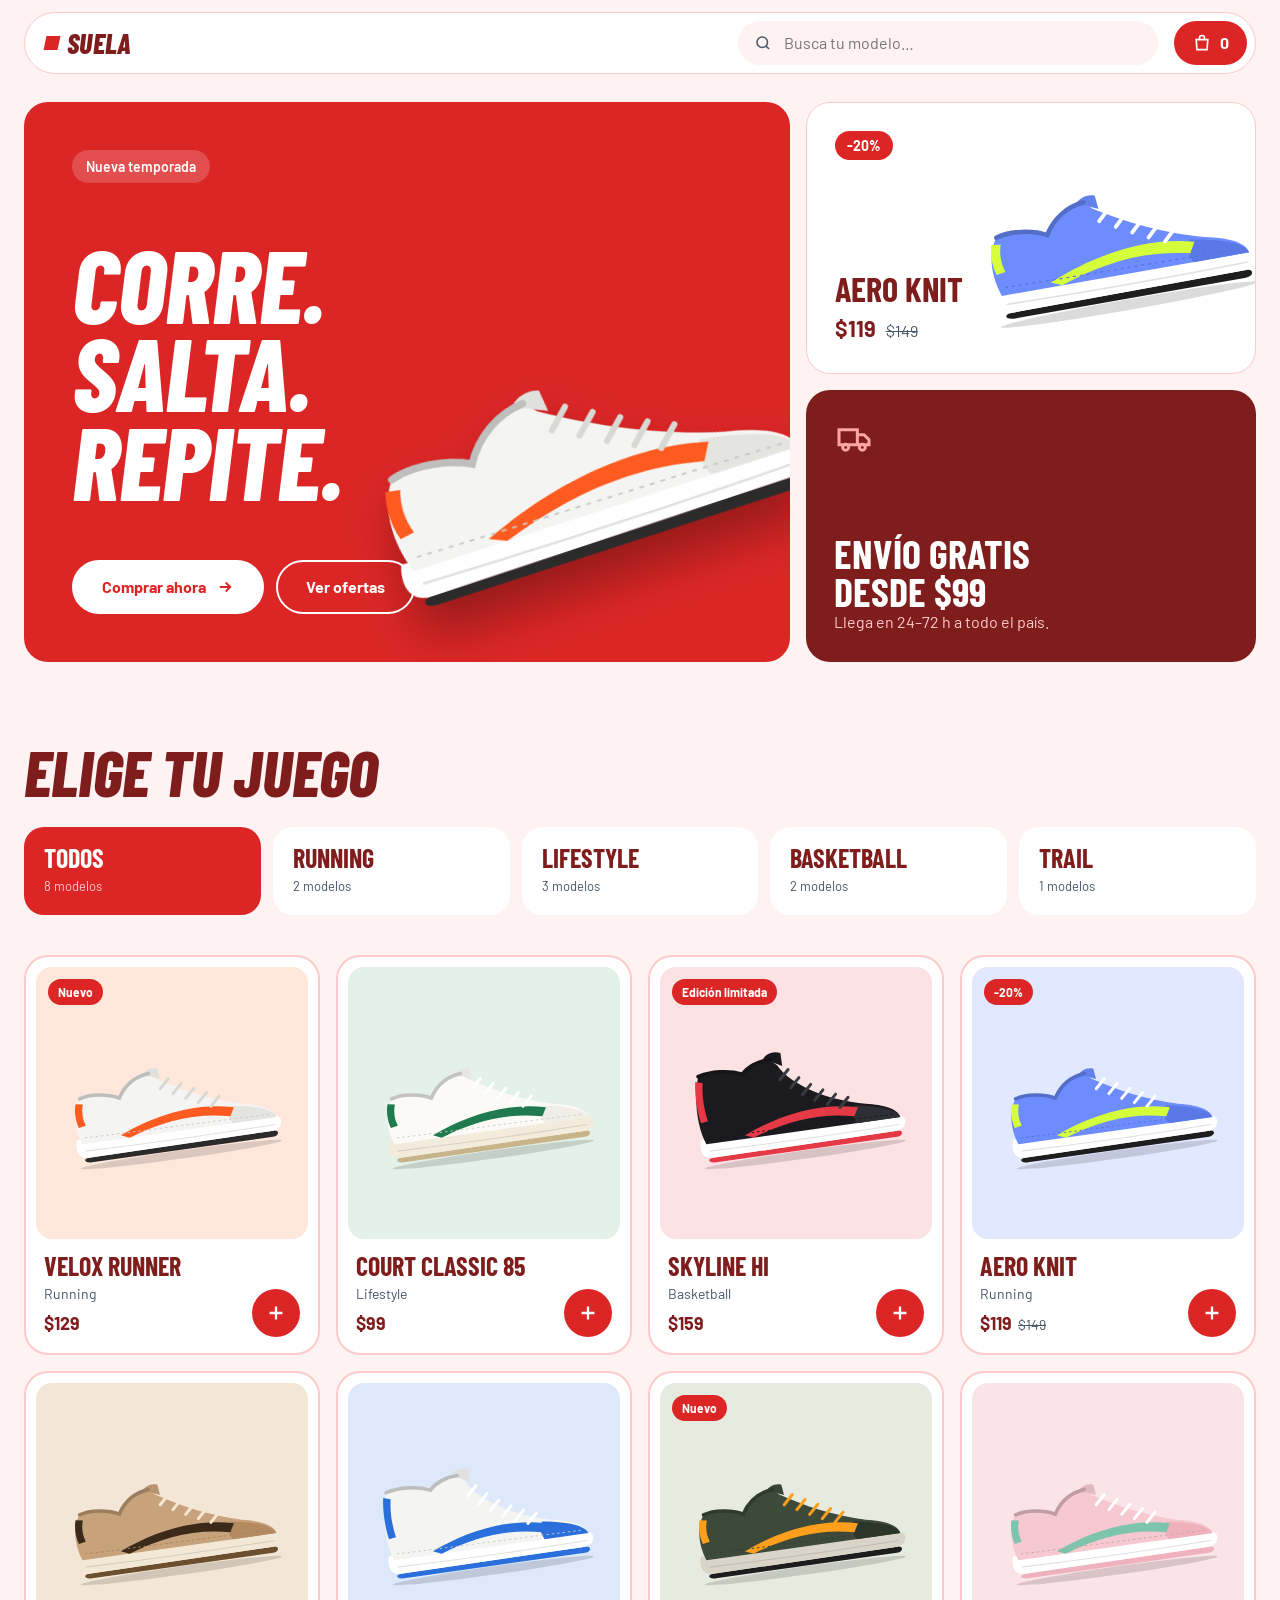
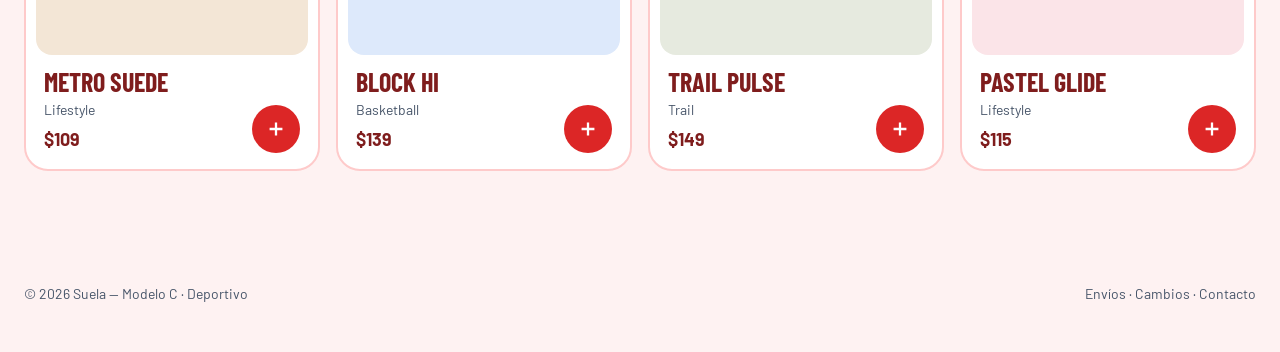
<file: modelos/modelo-c-deportivo.html>
<!doctype html>
<html lang="es">
<head>
<meta charset="utf-8">
<meta name="viewport" content="width=device-width, initial-scale=1">
<title>Modelo C · Deportivo</title>
<link rel="preconnect" href="https://fonts.googleapis.com">
<link rel="preconnect" href="https://fonts.gstatic.com" crossorigin>
<link href="https://fonts.googleapis.com/css2?family=Barlow+Condensed:ital,wght@0,600;0,700;1,700;1,800&family=Barlow:wght@400;500;600;700&display=swap" rel="stylesheet">
<style>
  /* Tokens de la skill UI/UX Pro Max: "Vibrant & Block-based", paleta "Team red" */
  :root {
    --color-primary: #DC2626;
    --color-primary-hover: #B91C1C;
    --color-on-primary: #FFFFFF;
    --color-background: #FEF2F2;
    --color-foreground: #7F1D1D;
    --color-card: #FFFFFF;
    --color-muted: #F0EDF1;
    --color-muted-foreground: #475569;
    --color-border: #FECACA;
    --display: "Barlow Condensed", Impact, sans-serif;
    --body: "Barlow", system-ui, sans-serif;
    --radio: 24px;
  }
  * { box-sizing: border-box; margin: 0; }
  body { background: var(--color-background); color: var(--color-foreground); font-family: var(--body); font-size: 16px; line-height: 1.5; -webkit-font-smoothing: antialiased; }
  a { color: inherit; text-decoration: none; }
  button { font: inherit; cursor: pointer; }
  :focus-visible { outline: 3px solid var(--color-foreground); outline-offset: 3px; }
  .wrap { max-width: 1320px; margin: 0 auto; padding-inline: 24px; }

  header { position: sticky; top: 0; z-index: 10; padding-block: 12px; background: rgba(254,242,242,.88); backdrop-filter: blur(10px); }
  .nav { display: flex; align-items: center; gap: 16px; background: var(--color-card); border: 1px solid var(--color-border); border-radius: 999px; padding: 8px 8px 8px 20px; }
  .logo { display: flex; align-items: center; gap: 8px; font-family: var(--display); font-style: italic; font-weight: 800; font-size: 28px; letter-spacing: .01em; text-transform: uppercase; }
  .logo i { width: 14px; height: 14px; background: var(--color-primary); transform: skewX(-12deg); }
  .buscar { flex: 1; max-width: 420px; margin-left: auto; display: flex; align-items: center; gap: 10px; height: 44px; padding-inline: 16px; background: var(--color-background); border-radius: 999px; color: var(--color-muted-foreground); }
  .buscar svg { width: 18px; height: 18px; flex: none; }
  .buscar input { border: 0; background: none; font: inherit; color: var(--color-foreground); width: 100%; outline: none; }
  .carrito { display: inline-flex; align-items: center; gap: 8px; height: 44px; padding-inline: 18px; border: 0; border-radius: 999px; background: var(--color-primary); color: var(--color-on-primary); font-weight: 700; transition: background .2s; }
  .carrito:hover { background: var(--color-primary-hover); }
  .carrito svg { width: 20px; height: 20px; }
  .sr { position: absolute; width: 1px; height: 1px; overflow: hidden; clip: rect(0 0 0 0); }

  /* Bento hero */
  .bento { display: grid; grid-template-columns: 1.7fr 1fr; grid-template-rows: 1fr 1fr; gap: 16px; padding-block: 16px 56px; }
  .bloque { border-radius: var(--radio); position: relative; overflow: hidden; }
  .principal { grid-row: span 2; background: var(--color-primary); color: var(--color-on-primary); padding: 48px; min-height: 560px; display: flex; flex-direction: column; justify-content: space-between; }
  .principal .pill { align-self: flex-start; background: rgba(255,255,255,.18); padding: 6px 14px; border-radius: 999px; font-weight: 600; font-size: 14px; }
  h1 { font-family: var(--display); font-style: italic; font-weight: 800; text-transform: uppercase; font-size: clamp(56px, 8vw, 120px); line-height: .86; letter-spacing: -.01em; position: relative; z-index: 1; }
  .principal .zapa { position: absolute; right: -6%; bottom: 14%; width: 66%; transform: rotate(-18deg); filter: drop-shadow(0 30px 24px rgba(0,0,0,.3)); transition: transform .3s cubic-bezier(.34,1.56,.64,1); }
  .principal:hover .zapa { transform: rotate(-22deg) translateY(-12px); }
  .principal .zapa svg { width: 100%; height: auto; }
  .fila-cta { display: flex; gap: 12px; flex-wrap: wrap; position: relative; z-index: 1; }
  .btn { display: inline-flex; align-items: center; gap: 10px; height: 54px; padding-inline: 28px; border-radius: 999px; font-weight: 700; font-size: 16px; border: 2px solid var(--color-on-primary); transition: background .2s, color .2s; }
  .btn svg { width: 18px; height: 18px; }
  .btn.blanco { background: var(--color-on-primary); color: var(--color-primary); }
  .btn.blanco:hover { background: var(--color-foreground); border-color: var(--color-foreground); color: var(--color-on-primary); }
  .btn.borde { color: var(--color-on-primary); }
  .btn.borde:hover { background: rgba(255,255,255,.14); }
  .oferta { background: var(--color-card); border: 1px solid var(--color-border); padding: 28px; display: flex; flex-direction: column; justify-content: space-between; }
  .oferta .zapa { position: absolute; right: -4%; top: 22%; width: 70%; transform: rotate(-10deg); }
  .oferta .zapa svg { width: 100%; height: auto; }
  .badge { align-self: flex-start; background: var(--color-primary); color: var(--color-on-primary); font-weight: 700; padding: 4px 12px; border-radius: 999px; font-size: 14px; }
  .oferta h3 { font-family: var(--display); font-size: 34px; text-transform: uppercase; line-height: 1; }
  .oferta .precio { font-size: 22px; }
  .envio { background: var(--color-foreground); color: var(--color-on-primary); padding: 28px; display: flex; flex-direction: column; justify-content: space-between; gap: 16px; }
  .envio svg { width: 40px; height: 40px; color: #FCA5A5; }
  .envio h3 { font-family: var(--display); font-weight: 700; font-size: 40px; text-transform: uppercase; line-height: .95; }
  .envio p { color: #FECACA; }

  /* Categorías como bloques */
  .seccion { padding-block: 24px 80px; scroll-margin-top: 90px; }
  h2 { font-family: var(--display); font-style: italic; font-weight: 800; text-transform: uppercase; font-size: clamp(40px, 5vw, 64px); line-height: .95; margin-bottom: 24px; }
  .cats { display: grid; grid-template-columns: repeat(5, 1fr); gap: 12px; margin-bottom: 40px; }
  .cat-btn { height: 88px; border-radius: 20px; border: 2px solid transparent; background: var(--color-card); color: var(--color-foreground); text-align: left; padding: 16px 18px; display: flex; flex-direction: column; justify-content: space-between; transition: background .2s, color .2s, border-color .2s; }
  .cat-btn b { font-family: var(--display); font-weight: 700; font-size: 26px; text-transform: uppercase; line-height: 1; }
  .cat-btn span { font-size: 13px; color: var(--color-muted-foreground); }
  .cat-btn:hover { border-color: var(--color-primary); }
  .cat-btn.on { background: var(--color-primary); color: var(--color-on-primary); }
  .cat-btn.on span { color: #FECACA; }

  .grid { display: grid; grid-template-columns: repeat(4, 1fr); gap: 16px; }
  .card { background: var(--color-card); border: 2px solid var(--color-border); border-radius: var(--radio); padding: 10px; display: flex; flex-direction: column; transition: transform .25s cubic-bezier(.34,1.56,.64,1), border-color .2s; animation: entrar .4s cubic-bezier(.34,1.56,.64,1) backwards; animation-delay: calc(var(--i) * 60ms); }
  .card:hover { transform: translateY(-4px); border-color: var(--color-primary); }
  @keyframes entrar { from { opacity: 0; transform: translateY(16px) scale(.92); } }
  .card .foto { position: relative; aspect-ratio: 1; border-radius: 16px; display: grid; place-items: center; overflow: hidden; }
  .card .foto svg { width: 90%; height: auto; transform: rotate(-8deg); transition: transform .3s cubic-bezier(.34,1.56,.64,1); }
  .card:hover .foto svg { transform: rotate(-14deg) scale(1.08); }
  .tag { position: absolute; top: 12px; left: 12px; background: var(--color-primary); color: var(--color-on-primary); font-weight: 700; font-size: 12px; padding: 4px 10px; border-radius: 999px; }
  .card .info { display: flex; justify-content: space-between; align-items: end; gap: 12px; padding: 14px 8px 6px; }
  .card h3 { font-family: var(--display); font-weight: 700; font-size: 26px; text-transform: uppercase; line-height: 1; }
  .card .sub { font-size: 14px; color: var(--color-muted-foreground); margin-top: 4px; }
  .precio { font-weight: 700; font-size: 18px; margin-top: 6px; }
  .precio s { font-weight: 400; color: var(--color-muted-foreground); font-size: 14px; margin-left: 6px; }
  .mas { width: 48px; height: 48px; flex: none; border-radius: 50%; border: 0; display: grid; place-items: center; background: var(--color-primary); color: var(--color-on-primary); transition: background .2s, transform .2s; }
  .mas:hover { background: var(--color-primary-hover); transform: rotate(90deg); }
  .mas.ok { background: var(--color-foreground); transform: none; }
  .mas svg { width: 22px; height: 22px; }

  footer { padding-block: 32px 48px; color: var(--color-muted-foreground); font-size: 14px; }
  footer .wrap { display: flex; justify-content: space-between; gap: 16px; flex-wrap: wrap; }

  @media (max-width: 1024px) {
    .grid { grid-template-columns: repeat(2, 1fr); }
    .cats { grid-template-columns: repeat(3, 1fr); }
    .bento { grid-template-columns: 1fr 1fr; grid-template-rows: auto auto; }
    .principal { grid-column: span 2; grid-row: auto; }
    .oferta, .envio { min-height: 240px; }
  }
  @media (max-width: 768px) {
    .wrap { padding-inline: 16px; }
    .buscar { display: none; }
    .carrito { margin-left: auto; }
    .principal { padding: 28px; min-height: 520px; }
    .principal .zapa { width: 92%; right: -10%; bottom: 22%; }
    .bento { grid-template-columns: 1fr; }
    .principal { grid-column: auto; }
    .cats { display: flex; overflow-x: auto; scroll-snap-type: x mandatory; padding-bottom: 4px; }
    .cat-btn { flex: 0 0 140px; scroll-snap-align: start; }
    .grid { gap: 10px; }
    .card .info { flex-direction: column; align-items: stretch; }
    .card h3 { font-size: 22px; }
    .mas { width: 100%; border-radius: 999px; height: 44px; }
  }
  @media (prefers-reduced-motion: reduce) { * { animation: none !important; transition: none !important; } }
</style>
</head>
<body>
<header>
  <div class="wrap">
    <div class="nav">
      <a class="logo" href="#"><i></i>Suela</a>
      <label class="buscar"><svg viewBox="0 0 24 24" fill="none" stroke="currentColor" stroke-width="2"><circle cx="11" cy="11" r="7"/><path d="m20 20-3.5-3.5"/></svg><span class="sr">Buscar</span><input type="search" placeholder="Busca tu modelo…" id="q"></label>
      <button class="carrito" aria-label="Carrito"><svg viewBox="0 0 24 24" fill="none" stroke="currentColor" stroke-width="2"><path d="M5 8h14l-1 12H6z"/><path d="M9 8V6a3 3 0 0 1 6 0v2"/></svg><span id="contador" aria-live="polite">0</span></button>
    </div>
  </div>
</header>

<main class="wrap">
  <section class="bento">
    <div class="bloque principal">
      <span class="pill">Nueva temporada</span>
      <h1>Corre.<br>Salta.<br>Repite.</h1>
      <div class="zapa" id="zapa-hero"></div>
      <div class="fila-cta">
        <a class="btn blanco" href="#catalogo">Comprar ahora <svg viewBox="0 0 24 24" fill="none" stroke="currentColor" stroke-width="2.5"><path d="M5 12h14M13 6l6 6-6 6"/></svg></a>
        <a class="btn borde" href="#catalogo">Ver ofertas</a>
      </div>
    </div>
    <a class="bloque oferta" href="#catalogo">
      <span class="badge">-20%</span>
      <div class="zapa" id="zapa-oferta"></div>
      <div><h3>Aero Knit</h3><div class="precio">$119 <s style="font-weight:400;color:var(--color-muted-foreground);font-size:16px">$149</s></div></div>
    </a>
    <div class="bloque envio">
      <svg viewBox="0 0 24 24" fill="none" stroke="currentColor" stroke-width="1.8"><path d="M3 7h11v9H3zM14 10h4l3 3v3h-7z"/><circle cx="7" cy="17.5" r="1.8"/><circle cx="17" cy="17.5" r="1.8"/></svg>
      <div><h3>Envío gratis<br>desde $99</h3><p>Llega en 24–72 h a todo el país.</p></div>
    </div>
  </section>

  <section class="seccion" id="catalogo">
    <h2>Elige tu juego</h2>
    <div class="cats" id="cats" role="toolbar" aria-label="Filtrar por categoría"></div>
    <div class="grid" id="grid"></div>
  </section>
</main>

<footer><div class="wrap"><span>© 2026 Suela — Modelo C · Deportivo</span><span>Envíos · Cambios · Contacto</span></div></footer>

<script src="compartido/sneaker.js"></script>
<script src="compartido/datos.js"></script>
<script>
  const buscar = id => PRODUCTOS.find(p => p.id === id);
  document.getElementById("zapa-hero").innerHTML = sneakerSVG(buscar("velox-runner"), { sombra: false });
  document.getElementById("zapa-oferta").innerHTML = sneakerSVG(buscar("aero-knit"));

  let filtro = "Todos", texto = "", carrito = 0;
  const cats = document.getElementById("cats");
  const grid = document.getElementById("grid");
  const cuenta = c => c === "Todos" ? PRODUCTOS.length : PRODUCTOS.filter(p => p.categoria === c).length;
  const MAS = '<svg viewBox="0 0 24 24" fill="none" stroke="currentColor" stroke-width="2.5"><path d="M12 5v14M5 12h14"/></svg>';
  const OK = '<svg viewBox="0 0 24 24" fill="none" stroke="currentColor" stroke-width="2.5"><path d="m5 12 5 5 9-10"/></svg>';

  function pintar() {
    cats.innerHTML = CATEGORIAS.map(c => `<button class="cat-btn ${c === filtro ? "on" : ""}" data-c="${c}" aria-pressed="${c === filtro}"><b>${c}</b><span>${cuenta(c)} modelos</span></button>`).join("");
    const lista = PRODUCTOS.filter(p => (filtro === "Todos" || p.categoria === filtro) && p.nombre.toLowerCase().includes(texto));
    grid.innerHTML = lista.length ? lista.map((p, i) => `
      <article class="card" style="--i:${i}">
        <div class="foto" style="background:${p.fondo}">${p.etiqueta ? `<span class="tag">${p.etiqueta}</span>` : ""}${sneakerSVG(p)}</div>
        <div class="info">
          <div>
            <h3>${p.nombre}</h3>
            <div class="sub">${p.categoria}</div>
            <div class="precio">${formatoPrecio(p.precio)}${p.precioAntes ? `<s>${formatoPrecio(p.precioAntes)}</s>` : ""}</div>
          </div>
          <button class="mas" aria-label="Agregar ${p.nombre} al carrito">${MAS}</button>
        </div>
      </article>`).join("") : `<p style="grid-column:1/-1;padding:40px 0">No encontramos modelos con “${texto}”.</p>`;
  }
  cats.addEventListener("click", e => { const b = e.target.closest(".cat-btn"); if (b) { filtro = b.dataset.c; pintar(); } });
  document.getElementById("q").addEventListener("input", e => { texto = e.target.value.trim().toLowerCase(); pintar(); });
  grid.addEventListener("click", e => {
    const b = e.target.closest(".mas");
    if (!b) return;
    document.getElementById("contador").textContent = ++carrito;
    b.classList.add("ok"); b.innerHTML = OK;
    setTimeout(() => { b.classList.remove("ok"); b.innerHTML = MAS; }, 1200);
  });
  pintar();
</script>
</body>
</html>
</file>
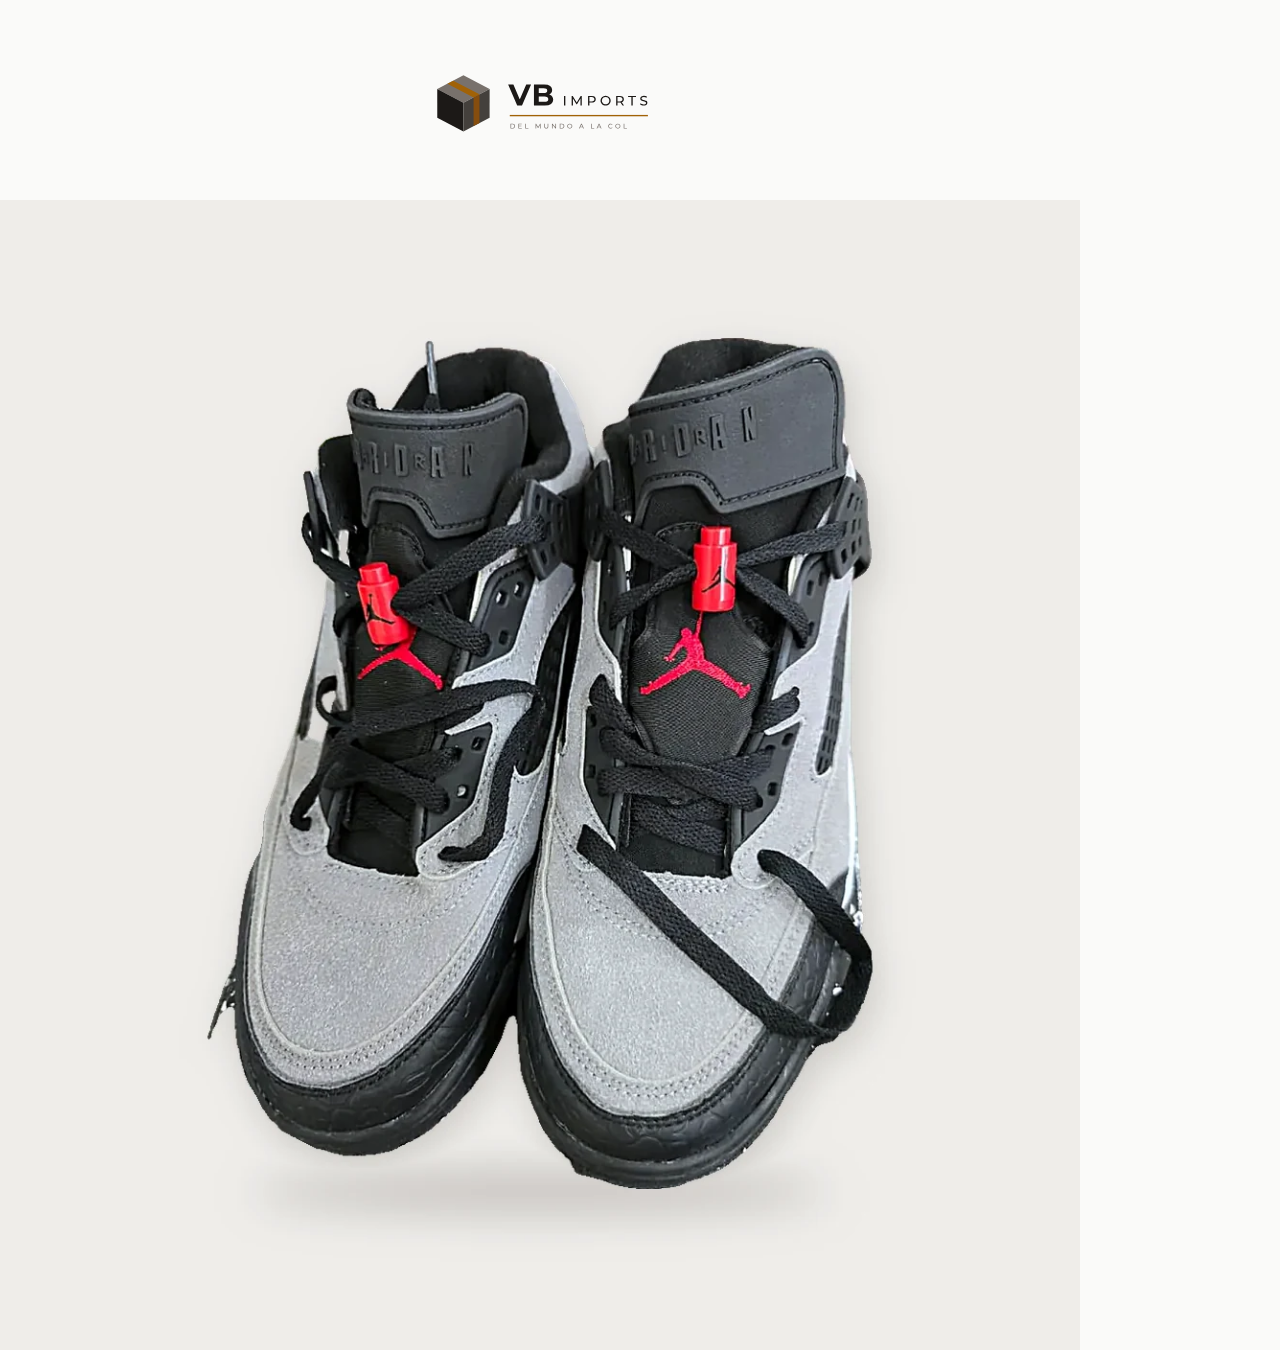
<file: marketing/instagram/plantilla.html>
<!doctype html>
<!-- Publicación de Instagram (1080×1350): solo el logo arriba y la foto de estudio del modelo, sin textos.
     El nombre, el precio y las tallas quedan para la web. La foto ocupa todo lo de abajo de borde a borde:
     si en la foto la zapatilla toca un borde, el corte coincide con la franja del logo o con el borde de la imagen.
     Se abre como plantilla.html?id=<id del producto>; generar.mjs la convierte en imagen. -->
<html lang="es">
<head>
<meta charset="utf-8">
<title>Publicación VB-Imports</title>
<style>
  * { box-sizing: border-box; margin: 0; }
  html, body { width: 1080px; height: 1350px; overflow: hidden; }
  body { background: #FAFAF9; }
  .marco { width: 1080px; height: 1350px; display: flex; flex-direction: column; }
  .cabecera { height: 200px; flex: none; display: grid; place-items: center; }
  .logo { height: 76px; }
  .foto { flex: 1; background: rgb(239, 237, 233); overflow: hidden; }
  .foto img { display: block; width: 100%; height: 100%; object-fit: cover; }
</style>
</head>
<body>
<div class="marco">
  <div class="cabecera"><img class="logo" src="../../img/marca/vb-imports-logo.svg" alt=""></div>
  <div class="foto"><img id="foto" alt=""></div>
</div>
<script src="../../js/config.js"></script>
<script src="../../js/productos.js"></script>
<script>
  const id = new URLSearchParams(location.search).get("id");
  const p = window.PRODUCTOS.find((x) => x.id === id) || window.PRODUCTOS[0];
  document.getElementById("foto").src = "../../" + (p.portada || (p.imagenes || [])[0]);
  window.listo = (async () => {
    await Promise.all([...document.images].map((i) => i.decode().catch(() => {})));
    return { id: p.id, nombre: p.nombre };
  })();
</script>
</body>
</html>
</file>
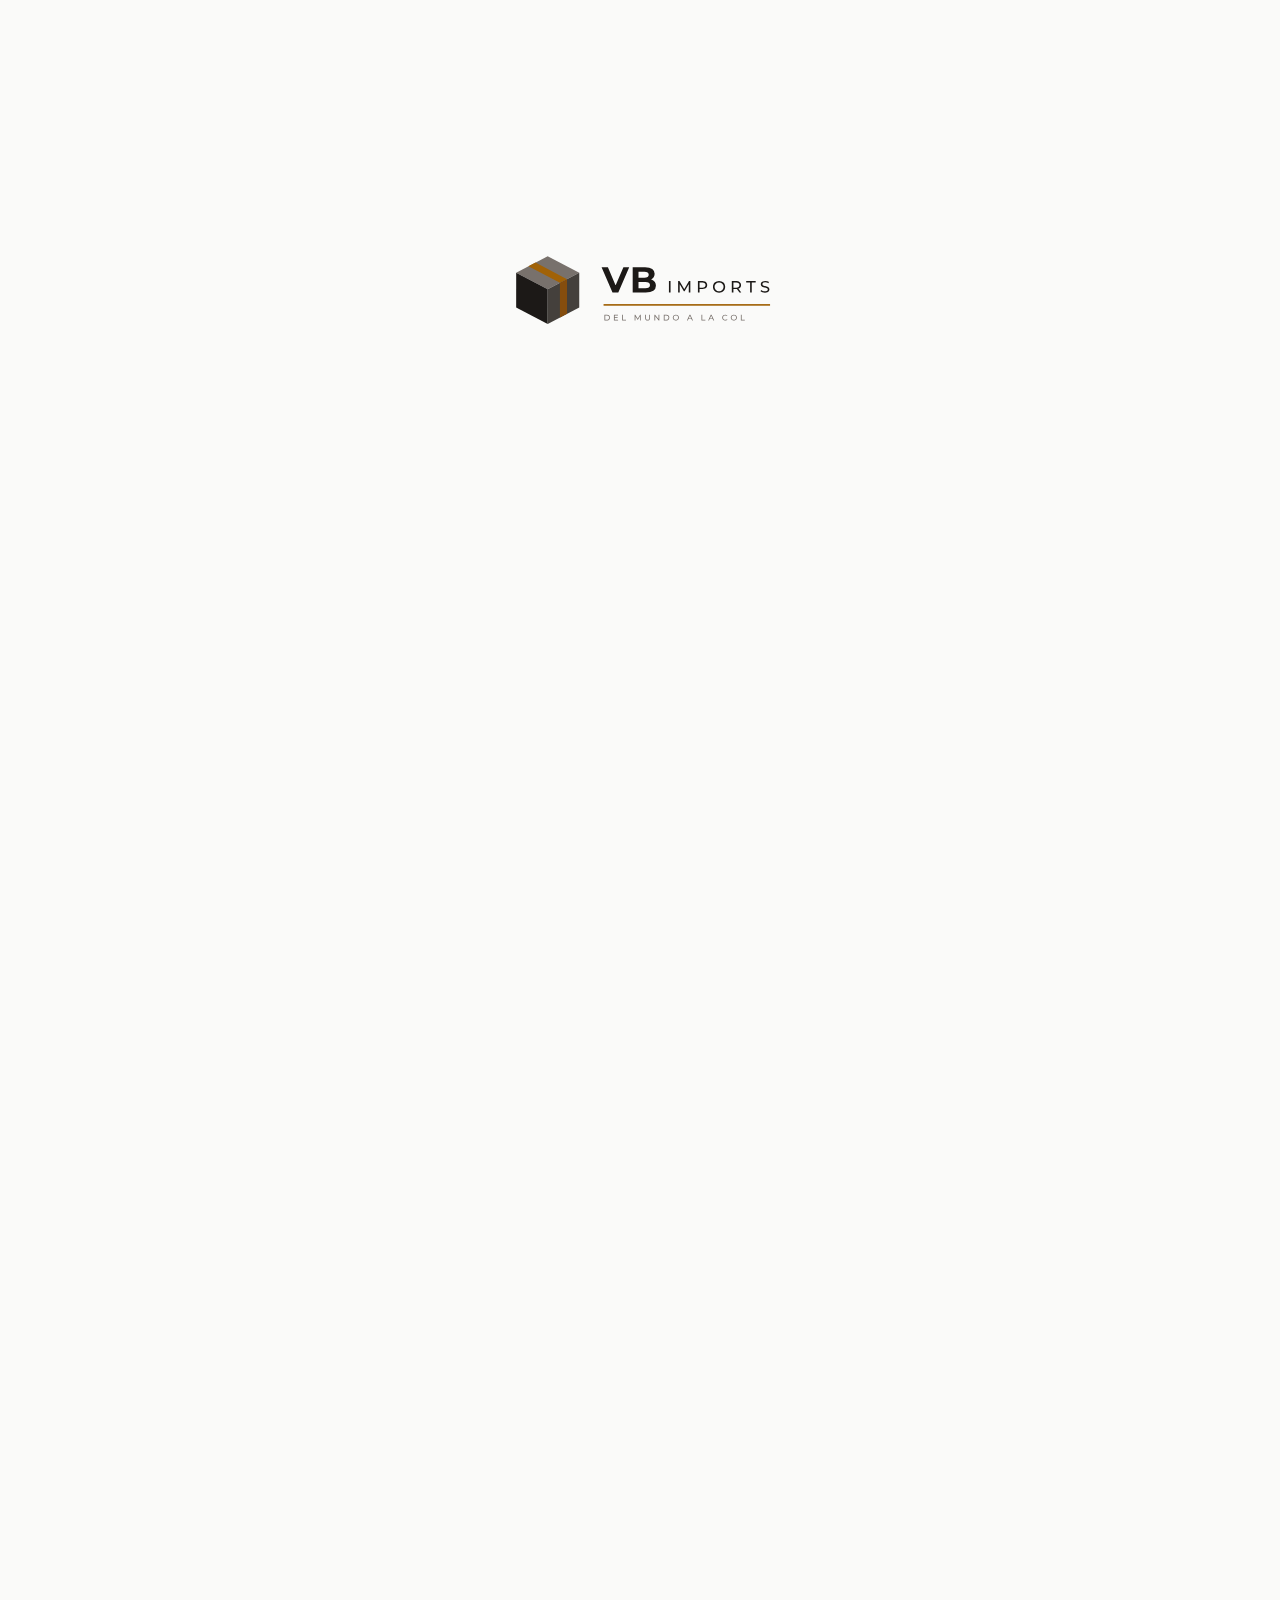
<file: marketing/reels/plantilla.html>
<!doctype html>
<!-- Plantilla de los Reels (1080×1920). generar.mjs le pasa un guion con window.cargar(guion) y luego pide cada
     cuadro con window.dibujar(t): todo depende solo de t (segundos), sin transiciones CSS, para que la captura
     cuadro a cuadro salga igual siempre. Lo importante queda entre y≈250 y y≈1550, fuera de lo que tapa Instagram. -->
<html lang="es">
<head>
<meta charset="utf-8">
<title>Reel VB-Imports</title>
<link href="https://fonts.googleapis.com/css2?family=Cormorant:ital,wght@0,500;0,600;1,500&family=Montserrat:wght@400;500;600&display=swap" rel="stylesheet">
<style>
  :root { --tinta: #1C1917; --piedra: #FAFAF9; --tarjeta: #EFEDEA; --oro: #A16207; --gris: #57534E; }
  * { box-sizing: border-box; margin: 0; }
  html, body { width: 1080px; height: 1920px; overflow: hidden; background: var(--piedra); }
  body { font-family: Montserrat, sans-serif; color: var(--tinta); }
  .capa { position: absolute; inset: 0; display: none; }
  .logo { position: absolute; top: 240px; left: 50%; height: 92px; transform: translateX(-50%); z-index: 5; }

  .ceja { font: 600 30px/1 Montserrat, sans-serif; letter-spacing: .32em; text-transform: uppercase; color: var(--oro); }
  .raya { width: 72px; height: 3px; background: var(--oro); }
  h1, h2, .grande { font-family: Cormorant, serif; font-weight: 500; line-height: .95; letter-spacing: -.01em; }
  h1 em, h2 em, .grande em { font-style: italic; }

  #intro { display: none; flex-direction: column; align-items: center; justify-content: center; text-align: center; gap: 44px; padding: 0 90px; }
  #intro h1 { font-size: 150px; }
  #intro .sub { font: 500 34px/1.3 Montserrat, sans-serif; color: var(--gris); letter-spacing: .04em; }

  #foto { background: var(--tarjeta); }
  #foto .marco { position: absolute; left: 50px; right: 50px; top: 400px; height: 1060px; overflow: hidden; }
  #foto img { width: 100%; height: 100%; object-fit: contain; }
  #foto .pie { position: absolute; left: 0; right: 0; top: 1500px; display: flex; flex-direction: column; align-items: center; gap: 22px; }
  #foto .etiqueta { font: 600 34px/1 Montserrat, sans-serif; letter-spacing: .3em; text-transform: uppercase; }
  #foto .contador { font: 500 26px/1 Montserrat, sans-serif; color: var(--gris); letter-spacing: .2em; }

  #real .tarjeta { position: absolute; left: 80px; top: 380px; width: 920px; height: 1180px; border-radius: 28px; overflow: hidden; background: var(--tarjeta); }
  #real img { width: 100%; height: 100%; object-fit: cover; }

  #capitulo { display: none; flex-direction: column; align-items: center; justify-content: center; gap: 36px; }
  #capitulo h2 { font-size: 200px; font-style: italic; }

  #cierre { display: none; flex-direction: column; align-items: center; justify-content: center; text-align: center; gap: 46px; padding: 0 90px; }
  #cierre .grande { font-size: 112px; }
  #cierre .extra { font: 600 40px/1 Montserrat, sans-serif; letter-spacing: .08em; }
  #cierre .promo { background: var(--oro); color: #fff; padding: 26px 40px; max-width: 900px; font: 600 36px/1.3 Montserrat, sans-serif; letter-spacing: .02em; }
  #cierre .boton { border: 3px solid var(--tinta); padding: 30px 54px; font: 600 36px/1 Montserrat, sans-serif; letter-spacing: .24em; text-transform: uppercase; }
  #cierre .usuario { font: 600 38px/1 Montserrat, sans-serif; color: var(--oro); letter-spacing: .06em; }
  #cierre .nota { font: 500 30px/1.3 Montserrat, sans-serif; color: var(--gris); }
</style>
</head>
<body>
<img class="logo" id="logo" src="../../img/marca/vb-imports-logo.svg" alt="">

<div class="capa" id="intro">
  <p class="ceja" id="intro-ceja"></p>
  <h1 id="intro-titulo"></h1>
  <div class="raya" id="intro-raya"></div>
  <p class="sub" id="intro-sub"></p>
</div>

<div class="capa" id="foto">
  <div class="marco"><img id="foto-img" alt=""></div>
  <div class="pie"><div class="raya"></div><p class="etiqueta" id="foto-etiqueta"></p><p class="contador" id="foto-contador"></p></div>
</div>

<div class="capa" id="real"><div class="tarjeta"><img id="real-img" alt=""></div></div>

<div class="capa" id="capitulo">
  <p class="ceja" id="cap-ceja"></p>
  <h2 id="cap-titulo"></h2>
  <div class="raya"></div>
</div>

<div class="capa" id="cierre">
  <p class="grande" id="cierre-titulo"></p>
  <p class="extra" id="cierre-extra"></p>
  <p class="promo" id="cierre-promo"></p>
  <p class="boton" id="cierre-boton">Link en la bio</p>
  <p class="usuario" id="cierre-usuario"></p>
  <p class="nota" id="cierre-nota"></p>
</div>

<script>
  const $ = (id) => document.getElementById(id);
  const sube = (x) => 1 - Math.pow(1 - Math.min(Math.max(x, 0), 1), 3); // ease-out cúbico, 0..1
  const tramo = (t, a, b) => sube((t - a) / (b - a));
  // Aparece desde abajo (o desde la derecha) entre los segundos a y b del plano.
  const entra = (el, t, a, b, dx = 0, dy = 40) => {
    const k = tramo(t, a, b);
    el.style.opacity = k;
    el.style.transform = `translate(${(1 - k) * dx}px, ${(1 - k) * dy}px)`;
  };

  let planos = [];
  let inicios = [];
  let total = 0;

  window.cargar = async (guion) => {
    planos = guion.planos;
    inicios = [];
    total = 0;
    for (const p of planos) { inicios.push(total); total += p.dur; }
    const fuentes = [...new Set(planos.map((p) => p.src).filter(Boolean))];
    await Promise.all(fuentes.map((src) => new Promise((ok) => { const i = new Image(); i.onload = i.onerror = ok; i.src = src; })));
    await document.fonts.ready;
    await Promise.all(["500 40px Cormorant", "italic 500 40px Cormorant", "600 40px Montserrat", "500 40px Montserrat"].map((f) => document.fonts.load(f)));
    return { total, fuentes: document.fonts.check("italic 500 40px Cormorant") && document.fonts.check("600 40px Montserrat") };
  };

  window.dibujar = (t) => {
    let i = inicios.findIndex((ini, k) => t >= ini && t < ini + planos[k].dur);
    if (i < 0) i = planos.length - 1;
    const p = planos[i];
    const l = t - inicios[i]; // segundos dentro del plano
    for (const c of document.querySelectorAll(".capa")) c.style.display = "none";
    const capa = $(p.tipo);
    capa.style.display = ["intro", "capitulo", "cierre"].includes(p.tipo) ? "flex" : "block";
    $("logo").style.display = p.tipo === "capitulo" ? "none" : "block";

    if (p.tipo === "intro") {
      $("intro-ceja").textContent = p.ceja || "";
      $("intro-titulo").innerHTML = p.titulo || "";
      $("intro-sub").textContent = p.sub || "";
      entra($("intro-ceja"), l, 0, .45, 0, 20);
      entra($("intro-titulo"), l, .15, .8, 0, 60);
      entra($("intro-raya"), l, .45, .9, 0, 0);
      entra($("intro-sub"), l, .5, 1.05, 0, 30);
    } else if (p.tipo === "foto") {
      $("foto-img").src = p.src;
      $("foto-etiqueta").textContent = p.etiqueta || "";
      $("foto-contador").textContent = p.contador || "";
      const k = l / p.dur;
      const img = $("foto-img");
      img.style.transform = `translateX(${(1 - tramo(l, 0, .22)) * 90}px) scale(${.97 + .06 * k})`;
      img.style.opacity = tramo(l, 0, .14);
    } else if (p.tipo === "real") {
      $("real-img").src = p.src;
      const k = l / p.dur;
      $("real-img").style.transform = `scale(${1.04 + .08 * k})`;
      entra($("real").querySelector(".tarjeta"), l, 0, .25, 70, 0);
    } else if (p.tipo === "capitulo") {
      $("cap-ceja").textContent = p.ceja || "";
      $("cap-titulo").innerHTML = p.titulo || "";
      entra($("cap-ceja"), l, 0, .3, 0, 20);
      const h = $("cap-titulo");
      const k = tramo(l, .05, .5);
      h.style.opacity = k;
      h.style.transform = `scale(${.9 + .1 * k})`;
    } else if (p.tipo === "cierre") {
      $("cierre-titulo").innerHTML = p.titulo || "";
      $("cierre-extra").textContent = p.extra || "";
      $("cierre-extra").style.display = p.extra ? "block" : "none";
      $("cierre-promo").textContent = p.promo || "";
      $("cierre-promo").style.display = p.promo ? "block" : "none";
      $("cierre-usuario").textContent = p.usuario || "";
      $("cierre-nota").textContent = p.nota || "";
      entra($("cierre-titulo"), l, 0, .55, 0, 50);
      entra($("cierre-extra"), l, .3, .75, 0, 30);
      entra($("cierre-promo"), l, .35, .8, 0, 30);
      entra($("cierre-boton"), l, .45, .9, 0, 30);
      entra($("cierre-usuario"), l, .65, 1.1, 0, 20);
      entra($("cierre-nota"), l, .8, 1.25, 0, 20);
    }
    return i;
  };
</script>
</body>
</html>
</file>
<file: css/estilos.css>
/* Sistema de diseño: Modelo B · Minimal
   Base de la skill UI/UX Pro Max: estilo "Minimalism & Swiss Style",
   paleta "Premium dark + gold accent", tipografía Cormorant + Montserrat. */
:root {
  --color-primary: #1C1917;
  --color-on-primary: #FFFFFF;
  --color-secondary: #44403C;
  --color-accent: #A16207;
  --color-background: #FAFAF9;
  --color-foreground: #0C0A09;
  --color-card: #FFFFFF;
  --color-muted: #EFEDEA;
  --color-muted-foreground: #57534E;
  --color-border: #D6D3D1;
  --color-destructive: #DC2626;
  --overlay: rgba(12, 10, 9, .4);

  --display: "Cormorant", Georgia, serif;
  --body: "Montserrat", system-ui, sans-serif;
  --ease: cubic-bezier(.25, .46, .45, .94);
  --alto-cabecera: 76px;
}

* { box-sizing: border-box; margin: 0; }
html { scroll-behavior: smooth; }
body { background: var(--color-background); color: var(--color-foreground); font-family: var(--body); font-size: 16px; line-height: 1.5; -webkit-font-smoothing: antialiased; }
body.bloqueado { overflow: hidden; }
a { color: inherit; text-decoration: none; }
button, input, select { font: inherit; color: inherit; }
button { cursor: pointer; }
img { max-width: 100%; display: block; }
:focus-visible { outline: 2px solid var(--color-accent); outline-offset: 3px; }
.wrap { max-width: 1320px; margin: 0 auto; padding-inline: 32px; }
.sr { position: absolute; width: 1px; height: 1px; overflow: hidden; clip: rect(0 0 0 0); white-space: nowrap; }
[hidden] { display: none !important; }
.saltar { position: fixed; left: 16px; top: -60px; z-index: 100; background: var(--color-primary); color: var(--color-on-primary); padding: 12px 16px; font-size: 14px; }
.saltar:focus { top: 16px; }

/* Botones */
.btn { display: inline-flex; align-items: center; justify-content: center; gap: 10px; min-height: 52px; padding-inline: 32px; background: var(--color-primary); color: var(--color-on-primary); font-size: 14px; font-weight: 500; letter-spacing: .04em; border: 1px solid var(--color-primary); transition: background .2s var(--ease), color .2s var(--ease); }
.btn:hover { background: var(--color-secondary); border-color: var(--color-secondary); }
.btn:disabled { background: var(--color-muted); border-color: var(--color-muted); color: var(--color-muted-foreground); cursor: not-allowed; }
.btn.secundario { background: none; color: var(--color-foreground); border-color: var(--color-border); }
.btn.secundario:hover { border-color: var(--color-foreground); }
.btn.ancho { width: 100%; }
.btn svg { width: 20px; height: 20px; flex: none; }
.link { font-size: 14px; font-weight: 500; border-bottom: 1px solid currentColor; padding-bottom: 2px; background: none; border-top: 0; border-inline: 0; }
.icono-btn { width: 44px; height: 44px; display: inline-grid; place-items: center; background: none; border: 0; }
.icono-btn svg { width: 22px; height: 22px; }

/* Aviso y cabecera */
.aviso { background: var(--color-primary); color: var(--color-on-primary); text-align: center; font-size: 13px; letter-spacing: .04em; padding: 10px 16px; }
.cabecera { position: sticky; top: 0; z-index: 20; background: rgba(250, 250, 249, .94); backdrop-filter: blur(10px); border-bottom: 1px solid var(--color-border); }
.nav { display: grid; grid-template-columns: 1fr auto 1fr; align-items: center; height: var(--alto-cabecera); }
.nav-izq { display: flex; align-items: center; gap: 4px; }
.menu-btn { display: none; margin-left: -10px; }
.links { display: flex; gap: 28px; font-size: 13px; font-weight: 500; letter-spacing: .04em; }
.links a { padding-block: 6px; border-bottom: 1px solid transparent; transition: border-color .2s var(--ease); }
.links a:hover, .links a[aria-current="page"] { border-color: var(--color-foreground); }
.logo { display: block; line-height: 0; }
.logo img, .logo-menu { display: block; height: 38px; width: auto; }
.logo-pie { display: block; height: 52px; width: auto; }
.acciones { display: flex; justify-content: flex-end; gap: 4px; }
.accion { display: inline-flex; align-items: center; gap: 8px; height: 44px; padding-inline: 12px; background: none; border: 0; font-size: 13px; font-weight: 500; }
.accion svg { width: 20px; height: 20px; }

.buscador { border-top: 1px solid var(--color-border); background: var(--color-background); }
.buscador .wrap { display: flex; align-items: center; gap: 12px; height: 64px; }
.buscador svg { width: 20px; height: 20px; color: var(--color-muted-foreground); flex: none; }
.buscador input { flex: 1; height: 44px; border: 0; background: none; font-size: 18px; outline: none; }
.buscador input::placeholder { color: var(--color-muted-foreground); }

/* Hero */
.hero { display: grid; grid-template-columns: 1fr 1fr; gap: 64px; align-items: center; padding-block: 72px 96px; }
.eyebrow { font-size: 12px; font-weight: 600; letter-spacing: .2em; text-transform: uppercase; color: var(--color-accent); margin-bottom: 24px; }
.hero h1 { font-family: var(--display); font-weight: 500; font-size: clamp(48px, 6.4vw, 96px); line-height: 1; letter-spacing: -.01em; }
.hero h1 em { font-style: italic; color: var(--color-secondary); }
.hero p { color: var(--color-muted-foreground); max-width: 420px; margin: 28px 0 40px; }
.ctas { display: flex; align-items: center; gap: 32px; flex-wrap: wrap; }
/* Portada que rota: las fotos se apilan y la activa aparece con un fundido. */
.diapos { position: relative; aspect-ratio: 4 / 4.4; background: var(--color-muted); overflow: hidden; touch-action: pan-y; }
.diapo { position: absolute; inset: 0; display: grid; place-items: center; opacity: 0; visibility: hidden; transition: opacity .7s var(--ease), visibility 0s .7s; }
.diapo.activa { opacity: 1; visibility: visible; transition: opacity .7s var(--ease); }
.diapo svg { width: 84%; height: auto; transform: rotate(-6deg); transition: transform .4s var(--ease); }
.diapo:hover svg { transform: rotate(-8deg) scale(1.03); }
/* La foto de estudio tiene el mismo fondo que la portada: se ve completa, sin recortar la zapatilla. */
.diapo img { width: 100%; height: 100%; object-fit: contain; transform: scale(1.04); transition: transform 1.2s var(--ease); }
.diapo.activa img { transform: none; }
.diapo.activa:hover img { transform: scale(1.03); transition-duration: .4s; }
.diapo:focus-visible { outline-offset: -4px; }
.escaparate { position: relative; }
.escaparate figcaption { position: relative; padding-top: 14px; font-size: 13px; color: var(--color-muted-foreground); }
.leyenda { display: flex; flex-direction: column; gap: 2px; }
.leyenda b { color: var(--color-foreground); font-weight: 600; }
.progreso { position: absolute; inset: 0 0 auto; height: 2px; background: var(--color-border); }
.progreso i { display: block; height: 100%; background: var(--color-accent); transform: scaleX(0); transform-origin: left; }
.progreso i.corre { animation: progreso var(--segundos, 5s) linear forwards; }
.escaparate:is(.retenida, .oculta, .fuera) .progreso i { animation-play-state: paused; }
@keyframes progreso { to { transform: scaleX(1); } }
/* Arriba a la derecha de la foto, donde el botón flotante de WhatsApp nunca los tapa. */
.controles { position: absolute; top: 16px; right: 16px; z-index: 1; display: flex; align-items: center; background: rgba(250, 250, 249, .92); }
.controles button { width: 44px; height: 44px; display: grid; place-items: center; background: none; border: 0; color: var(--color-foreground); transition: background .2s var(--ease); }
.controles button:hover { background: var(--color-muted); }
.controles svg { width: 18px; height: 18px; }
.contador { min-width: 64px; text-align: center; font-variant-numeric: tabular-nums; letter-spacing: .08em; }
.contador b { color: var(--color-foreground); font-weight: 600; }

/* Catálogo */
.seccion { padding-block: 24px 96px; scroll-margin-top: var(--alto-cabecera); }
.seccion-cab { display: flex; justify-content: space-between; align-items: end; gap: 16px 24px; flex-wrap: wrap; padding-bottom: 8px; border-bottom: 1px solid var(--color-border); }
h2 { font-family: var(--display); font-weight: 500; font-size: clamp(36px, 4vw, 52px); line-height: 1.05; }
.tabs { display: flex; gap: 28px; overflow-x: auto; scrollbar-width: none; }
.tabs::-webkit-scrollbar { display: none; }
.tab { flex: none; background: none; border: 0; border-bottom: 1px solid transparent; height: 44px; font-size: 14px; color: var(--color-muted-foreground); transition: color .2s var(--ease), border-color .2s var(--ease); }
.tab:hover { color: var(--color-foreground); }
.tab[aria-pressed="true"] { color: var(--color-foreground); border-color: var(--color-foreground); font-weight: 500; }
.tab sup { font-size: 10px; margin-left: 3px; }
.barra-herramientas { display: flex; justify-content: space-between; align-items: center; gap: 16px; flex-wrap: wrap; padding-block: 20px 32px; font-size: 14px; color: var(--color-muted-foreground); }
.barra-herramientas .filtro-texto { display: inline-flex; align-items: center; gap: 6px; margin-left: 12px; padding: 4px 6px 4px 12px; background: var(--color-muted); color: var(--color-foreground); }
.barra-herramientas .filtro-texto button { width: 28px; height: 28px; display: grid; place-items: center; background: none; border: 0; }
.ordenar { display: flex; align-items: center; gap: 8px; }
.ordenar select { height: 44px; padding: 0 36px 0 12px; border: 1px solid var(--color-border); background: var(--color-card) url("data:image/svg+xml,%3Csvg xmlns='http://www.w3.org/2000/svg' viewBox='0 0 24 24' fill='none' stroke='%231C1917' stroke-width='1.5'%3E%3Cpath d='m6 9 6 6 6-6'/%3E%3C/svg%3E") no-repeat right 10px center / 16px; appearance: none; color: var(--color-foreground); cursor: pointer; }

.grid { display: grid; grid-template-columns: repeat(4, 1fr); gap: 48px 24px; }
.producto { position: relative; }
.producto .foto { position: relative; aspect-ratio: 1; background: var(--color-muted); overflow: hidden; }
.producto .foto > a { display: grid; place-items: center; width: 100%; height: 100%; }
.producto .foto svg, .producto .foto img { width: 82%; height: auto; transition: transform .25s var(--ease); }
.producto .foto img { width: 100%; height: 100%; object-fit: cover; }
.producto:hover .foto svg { transform: scale(1.04); }
.etiqueta { position: absolute; top: 16px; left: 16px; font-size: 11px; font-weight: 600; letter-spacing: .14em; text-transform: uppercase; pointer-events: none; }
.etiqueta.oferta { color: var(--color-accent); }
.rapido-btn { position: absolute; left: 12px; right: 12px; bottom: 12px; height: 48px; background: var(--color-card); border: 1px solid var(--color-border); font-size: 13px; font-weight: 500; letter-spacing: .04em; opacity: 0; transform: translateY(8px); transition: opacity .2s var(--ease), transform .2s var(--ease), background .2s var(--ease), color .2s var(--ease); }
.producto:hover .rapido-btn, .rapido-btn:focus-visible { opacity: 1; transform: none; }
.rapido-btn:hover { background: var(--color-primary); color: var(--color-on-primary); border-color: var(--color-primary); }
.rapido { position: absolute; left: 12px; right: 12px; bottom: 12px; background: var(--color-card); border: 1px solid var(--color-border); padding: 12px; }
.rapido-cab { display: flex; justify-content: space-between; align-items: center; font-size: 12px; font-weight: 500; margin-bottom: 8px; }
.rapido-cab button { width: 32px; height: 32px; display: grid; place-items: center; background: none; border: 0; margin: -6px -6px -6px 0; }
.rapido .tallas { grid-template-columns: repeat(5, 1fr); gap: 4px; }
.rapido .talla { height: 36px; font-size: 12px; }
@media (hover: none) { .rapido-btn { display: none; } }
.producto .info { display: flex; justify-content: space-between; gap: 12px; margin-top: 16px; }
.producto h3 { font-size: 15px; font-weight: 500; }
.producto .cat { font-size: 13px; color: var(--color-muted-foreground); margin-top: 2px; }
.precio { font-size: 15px; font-weight: 500; white-space: nowrap; text-align: right; }
.precio s { display: block; font-size: 13px; color: var(--color-muted-foreground); font-weight: 400; }
/* Precio en bolívares (tasa BCV) */
.bs { display: block; font-size: 12px; font-weight: 400; color: var(--color-muted-foreground); }
.bs:empty, .tasa-nota:empty { display: none; }
.bs.en-linea { display: inline; font-size: inherit; }
.bs.en-linea::before { content: " · "; }
.tasa-nota { font-size: 12px; color: var(--color-muted-foreground); margin-top: 4px; }
.colores { display: flex; gap: 6px; margin-top: 10px; }
.colores i { width: 12px; height: 12px; border-radius: 50%; border: 1px solid var(--color-border); }

.vacio { grid-column: 1 / -1; text-align: center; padding: 64px 16px; }
.vacio h3 { font-family: var(--display); font-weight: 500; font-size: 32px; margin-bottom: 8px; }
.vacio p { color: var(--color-muted-foreground); margin-bottom: 24px; }

/* Valores */
.valores { border-top: 1px solid var(--color-border); display: grid; grid-template-columns: repeat(3, 1fr); }
.valores div { padding: 48px 32px 56px 0; }
.valores div + div { padding-left: 32px; border-left: 1px solid var(--color-border); }
.valores b { display: block; font-family: var(--display); font-size: 40px; font-weight: 500; color: var(--color-accent); line-height: 1; margin-bottom: 16px; }
.valores h3 { font-size: 15px; font-weight: 600; margin-bottom: 6px; }
.valores p { font-size: 14px; color: var(--color-muted-foreground); max-width: 300px; }

/* Ficha de producto */
.migas { display: flex; gap: 8px; flex-wrap: wrap; font-size: 13px; color: var(--color-muted-foreground); padding-block: 24px; }
.migas a:hover { color: var(--color-foreground); text-decoration: underline; }
.ficha { display: grid; grid-template-columns: 1.25fr 1fr; gap: 64px; align-items: start; padding-bottom: 96px; }
.galeria { display: grid; grid-template-columns: 88px 1fr; gap: 16px; position: sticky; top: calc(var(--alto-cabecera) + 24px); }
.miniaturas { display: flex; flex-direction: column; gap: 12px; }
.miniatura { aspect-ratio: 1; background: var(--color-muted); border: 1px solid transparent; padding: 6px; display: grid; place-items: center; overflow: hidden; transition: border-color .2s var(--ease); }
.miniatura[aria-pressed="true"] { border-color: var(--color-foreground); }
.miniatura:hover { border-color: var(--color-muted-foreground); }
.miniatura svg { width: 100%; height: auto; }
.miniatura:has(img) { padding: 0; }
.miniatura img { width: 100%; height: 100%; object-fit: cover; }
.vista-principal { aspect-ratio: 1; background: var(--color-muted); display: grid; place-items: center; overflow: hidden; }
.vista-principal svg { width: 86%; height: auto; }
.vista-principal img { width: 100%; height: 100%; object-fit: cover; }
.v-interior { transform: scaleX(-1); }
.v-detalle { transform: scale(1.9) translate(-12%, -4%); }

.ficha-info .eyebrow { margin-bottom: 12px; }
.ficha-info h1 { font-family: var(--display); font-weight: 500; font-size: clamp(40px, 4.4vw, 60px); line-height: 1.02; outline: none; }
.ficha-precio { display: flex; align-items: baseline; gap: 12px; margin-top: 16px; font-size: 22px; font-weight: 500; }
.ficha-precio s { font-size: 16px; font-weight: 400; color: var(--color-muted-foreground); }
.ficha-bs .bs { font-size: 16px; margin-top: 4px; color: var(--color-secondary); }
.ficha-info .tasa-nota { margin-top: 2px; }
.ficha-precio .ahorro { font-size: 12px; font-weight: 600; letter-spacing: .1em; text-transform: uppercase; color: var(--color-accent); }
.ficha-desc { color: var(--color-muted-foreground); margin-top: 24px; max-width: 480px; }
.campo { margin-top: 32px; }
.campo-cab { display: flex; justify-content: space-between; align-items: baseline; font-size: 14px; font-weight: 500; margin-bottom: 12px; }
.campo-cab span { font-weight: 400; color: var(--color-muted-foreground); }
.campo-nota { font-size: 14px; color: var(--color-muted-foreground); }
.consultar { font-size: 13px; font-weight: 500; color: var(--color-muted-foreground); }
.ficha-precio .consultar { font-size: 20px; color: var(--color-foreground); }
.tallas { display: grid; grid-template-columns: repeat(5, 1fr); gap: 8px; }
.talla { height: 48px; background: var(--color-card); border: 1px solid var(--color-border); font-size: 14px; transition: border-color .2s var(--ease), background .2s var(--ease), color .2s var(--ease); }
.talla:hover:not(:disabled) { border-color: var(--color-foreground); }
.talla[aria-pressed="true"] { background: var(--color-primary); color: var(--color-on-primary); border-color: var(--color-primary); }
.talla:disabled { color: #A8A29E; background: var(--color-background); text-decoration: line-through; cursor: not-allowed; }
.campo.con-error .tallas { outline: 1px solid var(--color-destructive); outline-offset: 4px; }
.error { color: var(--color-destructive); font-size: 13px; font-weight: 500; margin-top: 10px; }
.ficha-acciones { display: grid; gap: 12px; margin-top: 32px; }
.beneficios { display: grid; gap: 12px; margin-top: 28px; padding-top: 28px; border-top: 1px solid var(--color-border); font-size: 14px; color: var(--color-muted-foreground); }
.beneficios li { display: flex; gap: 12px; align-items: center; list-style: none; }
.beneficios svg { width: 20px; height: 20px; flex: none; color: var(--color-foreground); }
.beneficios, .ficha-info ul { padding: 0; }
.acordeon { margin-top: 28px; border-top: 1px solid var(--color-border); }
.acordeon details { border-bottom: 1px solid var(--color-border); }
.acordeon summary { display: flex; justify-content: space-between; align-items: center; min-height: 56px; font-size: 14px; font-weight: 500; cursor: pointer; list-style: none; }
.acordeon summary::-webkit-details-marker { display: none; }
.acordeon summary::after { content: "+"; font-size: 20px; font-weight: 300; transition: transform .2s var(--ease); }
.acordeon details[open] summary::after { transform: rotate(45deg); }
.acordeon .contenido { padding-bottom: 20px; font-size: 14px; color: var(--color-muted-foreground); }
.acordeon .contenido li { margin-left: 18px; margin-bottom: 4px; }
.relacionados { padding-bottom: 96px; }
.relacionados h2 { margin-bottom: 32px; }

/* Paneles laterales: bolsa y menú */
.velo { position: fixed; inset: 0; z-index: 40; background: var(--overlay); opacity: 0; transition: opacity .25s var(--ease); }
.velo.abierto { opacity: 1; }
.panel { position: fixed; top: 0; bottom: 0; z-index: 50; width: min(440px, 100%); background: var(--color-background); display: flex; flex-direction: column; transition: transform .3s var(--ease); }
.panel.derecha { right: 0; transform: translateX(100%); }
.panel.izquierda { left: 0; transform: translateX(-100%); width: min(340px, 88%); }
.panel.abierto { transform: none; }
.panel-cab { display: flex; justify-content: space-between; align-items: center; height: var(--alto-cabecera); padding-inline: 24px; border-bottom: 1px solid var(--color-border); }
.panel-cab h2 { font-size: 30px; outline: none; }
.panel-cuerpo { flex: 1; overflow-y: auto; padding: 24px; }
.panel-pie { border-top: 1px solid var(--color-border); padding: 20px 24px 24px; display: grid; gap: 12px; }
.menu-links { display: grid; }
.menu-links a { display: flex; align-items: center; min-height: 56px; font-family: var(--display); font-size: 28px; border-bottom: 1px solid var(--color-border); }

.envio-progreso { font-size: 13px; margin-bottom: 24px; }
.envio-progreso .barra { height: 3px; background: var(--color-muted); margin-top: 10px; }
.envio-progreso .barra i { display: block; height: 100%; background: var(--color-accent); transition: width .3s var(--ease); }
.item { display: grid; grid-template-columns: 88px 1fr auto; gap: 16px; padding-block: 16px; border-bottom: 1px solid var(--color-border); }
.item:first-of-type { padding-top: 0; }
.item .mini { aspect-ratio: 1; background: var(--color-muted); display: grid; place-items: center; }
.item .mini svg { width: 90%; height: auto; }
.item .mini img { width: 100%; height: 100%; object-fit: cover; }
.item h3 { font-size: 14px; font-weight: 500; }
.item .meta { font-size: 13px; color: var(--color-muted-foreground); }
.item .precio { font-size: 14px; }
.cantidad { display: inline-flex; align-items: center; border: 1px solid var(--color-border); margin-top: 10px; }
.cantidad button { width: 36px; height: 36px; background: none; border: 0; font-size: 16px; }
.cantidad span { min-width: 28px; text-align: center; font-size: 14px; }
.quitar { display: block; margin-top: 10px; margin-left: auto; font-size: 12px; color: var(--color-muted-foreground); background: none; border: 0; text-decoration: underline; padding: 6px 0; }
.totales { display: grid; gap: 6px; font-size: 14px; }
.totales div { display: flex; justify-content: space-between; }
.totales .total { font-size: 16px; font-weight: 600; }
.totales .bs { display: inline; font-size: inherit; color: inherit; }
.totales .fila-bs:has(.bs:empty) { display: none; }
.nota { font-size: 12px; color: var(--color-muted-foreground); text-align: center; }
.bolsa-vacia { text-align: center; padding: 48px 0; }
.bolsa-vacia h3 { font-family: var(--display); font-weight: 500; font-size: 30px; margin-bottom: 8px; }
.bolsa-vacia p { color: var(--color-muted-foreground); margin-bottom: 24px; font-size: 14px; }

/* Pie */
.pie { background: var(--color-primary); color: #D6D3D1; padding-block: 56px 32px; font-size: 14px; }
.pie-grid { display: grid; grid-template-columns: 2fr 1fr 1fr; gap: 32px; padding-bottom: 40px; border-bottom: 1px solid #44403C; }

.pie p { margin-top: 12px; max-width: 320px; }
.pie h3 { color: var(--color-on-primary); font-size: 13px; font-weight: 600; letter-spacing: .1em; text-transform: uppercase; margin-bottom: 12px; }
.pie ul { list-style: none; padding: 0; display: grid; gap: 4px; }
.pie ul li { padding-block: 6px; }
.pie ul a:hover { color: var(--color-on-primary); }
.pie-final { display: flex; justify-content: space-between; gap: 8px 24px; flex-wrap: wrap; padding-top: 24px; font-size: 13px; }

/* Botón flotante de WhatsApp */
.wa-flotante { position: fixed; right: 24px; bottom: 24px; z-index: 30; display: inline-flex; align-items: center; gap: 8px; height: 52px; padding-inline: 20px; border-radius: 999px; background: var(--color-primary); color: var(--color-on-primary); font-size: 14px; font-weight: 500; box-shadow: 0 8px 24px rgba(12, 10, 9, .18); transition: background .2s var(--ease), transform .2s var(--ease); }
.wa-flotante:hover { background: var(--color-secondary); transform: translateY(-2px); }
.wa-flotante svg { width: 22px; height: 22px; }

/* Aparición sutil al hacer scroll (solo si hay JavaScript) */
.js .revelar { opacity: 0; transform: translateY(12px); transition: opacity .35s var(--ease), transform .35s var(--ease); }
.js .revelar.visible { opacity: 1; transform: none; }

@media (max-width: 1180px) {
  .links { display: none; }
  .menu-btn { display: inline-grid; }
}
@media (max-width: 1024px) {
  .grid { grid-template-columns: repeat(3, 1fr); }
  .hero { gap: 40px; }
  .ficha { gap: 40px; grid-template-columns: 1fr 1fr; }
  .galeria { grid-template-columns: 1fr; }
  .miniaturas { flex-direction: row; flex-wrap: wrap; order: 2; }
  .miniatura { width: 72px; }
}
@media (max-width: 768px) {
  :root { --alto-cabecera: 64px; }
  .wrap { padding-inline: 16px; }
  .logo img, .logo-menu { height: 32px; }
  .accion span.texto { display: none; }
  .accion { padding-inline: 10px; }
  .hero { grid-template-columns: 1fr; padding-block: 24px 56px; gap: 32px; }
  .hero .escaparate { order: -1; }
  .controles { top: 8px; right: 8px; }
  .grid { grid-template-columns: repeat(2, 1fr); gap: 32px 12px; }
  .seccion-cab { flex-direction: column; flex-wrap: nowrap; align-items: stretch; }
  .tabs { gap: 20px; min-width: 0; margin-inline: -16px; padding-inline: 16px; }
  .producto .info { flex-direction: column; gap: 4px; }
  .precio { text-align: left; }
  .precio s { display: inline; margin-left: 6px; }
  .valores { grid-template-columns: 1fr; }
  .valores div, .valores div + div { padding: 32px 0; border-left: 0; border-top: 1px solid var(--color-border); }
  .ficha { grid-template-columns: 1fr; gap: 32px; padding-bottom: 64px; }
  .galeria { position: static; }
  .tallas { grid-template-columns: repeat(4, 1fr); }
  .pie-grid { grid-template-columns: 1fr 1fr; }
  .pie-grid > div:first-child { grid-column: 1 / -1; }
  .panel-cab, .panel-cuerpo, .panel-pie { padding-inline: 16px; }
  .wa-flotante { right: 16px; bottom: 16px; width: 52px; padding: 0; justify-content: center; }
  .wa-flotante span { display: none; }
  .pie { padding-bottom: 88px; }
}
@media (prefers-reduced-motion: reduce) {
  html { scroll-behavior: auto; }
  .js .revelar { opacity: 1; transform: none; }
  *, *::before, *::after { transition: none !important; animation: none !important; }
}
</file>
